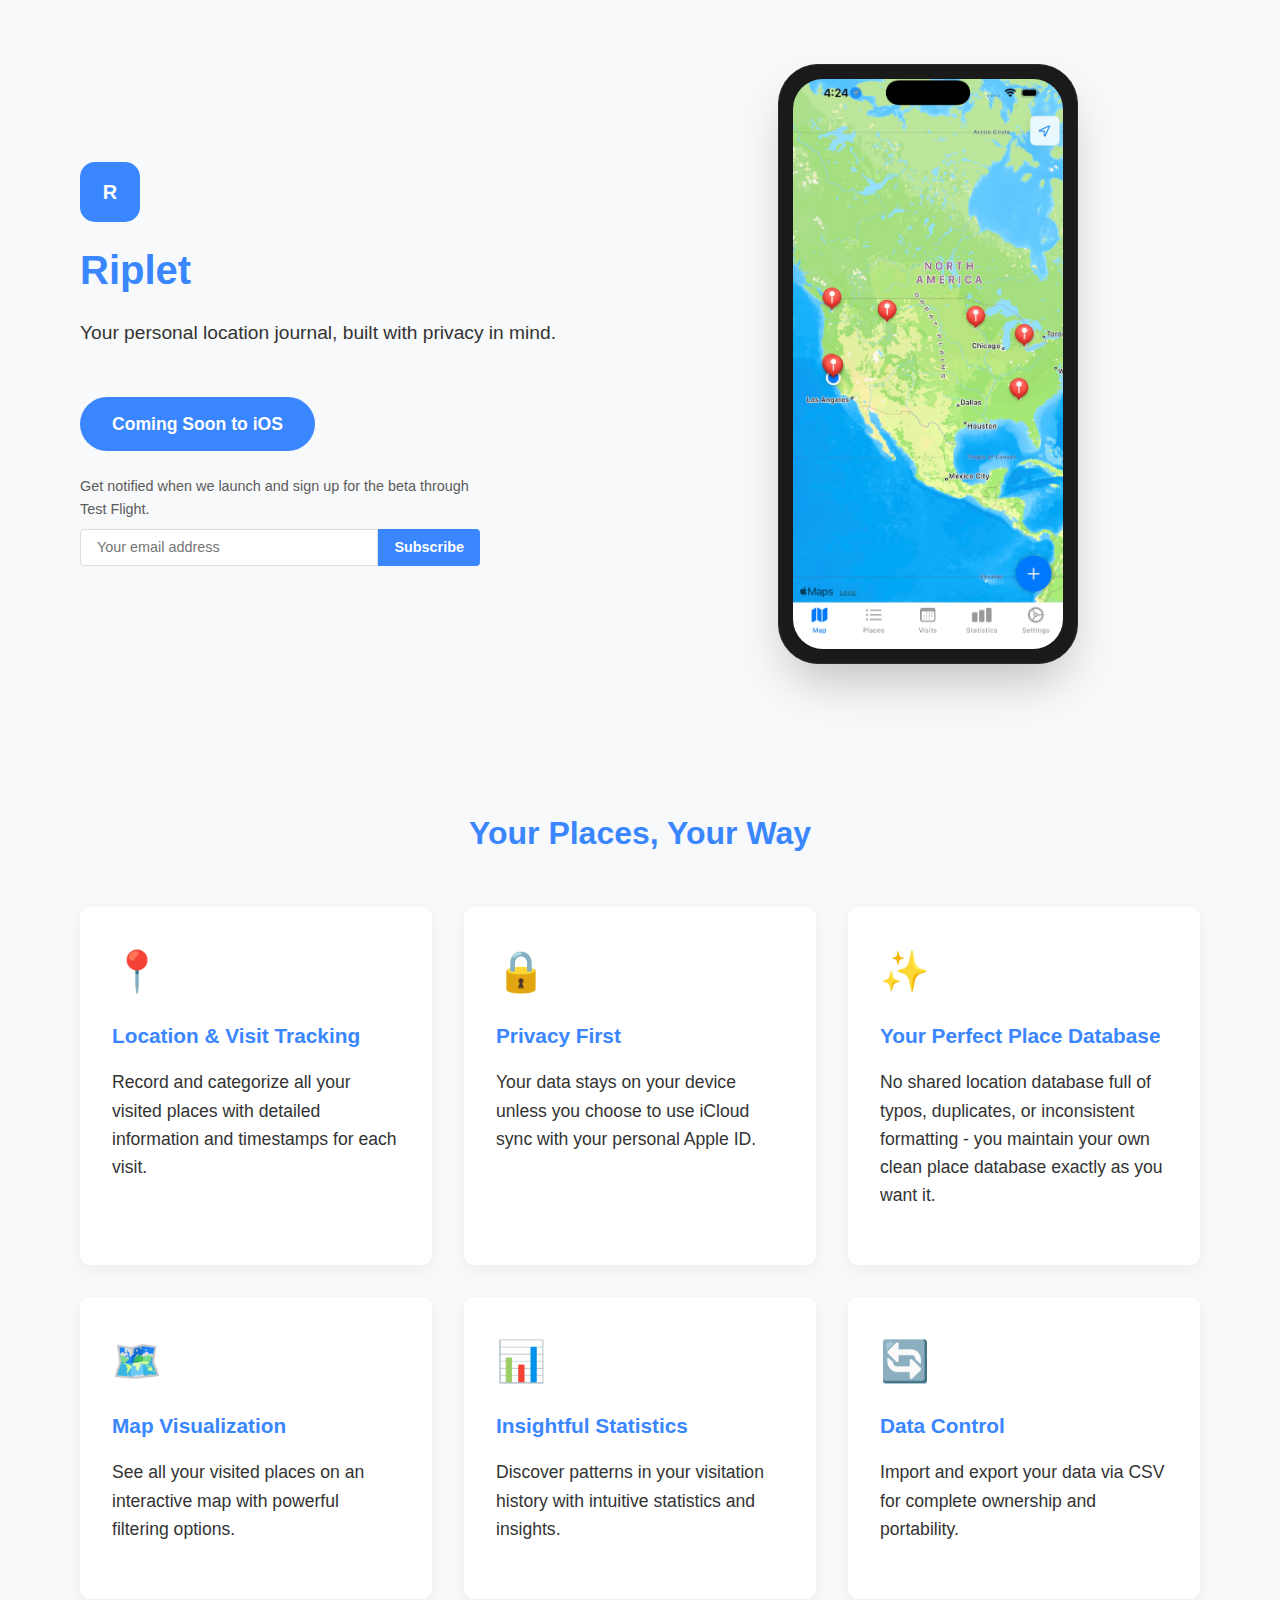
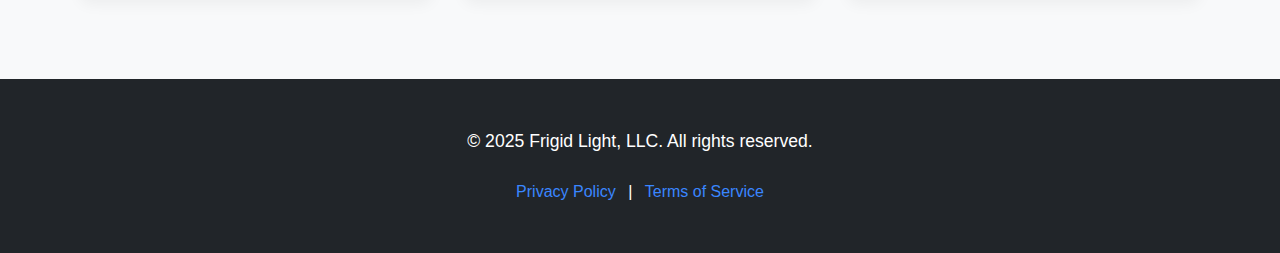
<file: index.html>
<!DOCTYPE html>
<html lang="en">
<head>
    <meta charset="UTF-8">
    <meta name="viewport" content="width=device-width, initial-scale=1.0">
    <title>Riplet - Your Private Location Journal</title>
    <style>
        :root {
            --primary-color: #3a86ff;
            --secondary-color: #8338ec;
            --accent-color: #ff006e;
            --text-color: #333333;
            --light-bg: #f8f9fa;
            --dark-bg: #212529;
            --section-spacing: 100px;
        }
        
        * {
            margin: 0;
            padding: 0;
            box-sizing: border-box;
            font-family: -apple-system, BlinkMacSystemFont, 'Segoe UI', Roboto, Oxygen, Ubuntu, Cantarell, 'Open Sans', 'Helvetica Neue', sans-serif;
        }
        
        body {
            color: var(--text-color);
            line-height: 1.6;
        }
        
        header {
            background-color: var(--light-bg);
            padding: 4rem 0;
            text-align: center;
        }
        
        .header-content {
            display: flex;
            align-items: center;
            justify-content: space-between;
            gap: 2rem;
        }
        
        .header-text {
            flex: 1;
            text-align: left;
            min-width: 300px;
        }
        
        .header-image {
            flex: 1;
            display: flex;
            justify-content: center;
            align-items: center;
            min-width: 300px;
        }
        
        .iphone-mockup {
            position: relative;
            width: 300px;
            height: 600px;
            background-color: #1a1a1a;
            border-radius: 40px;
            padding: 14px;
            box-shadow: 0 25px 50px -12px rgba(0, 0, 0, 0.25);
            border: 1px solid #2a2a2a;
            overflow: hidden;
        }
        
        .iphone-screen {
            width: 100%;
            height: 100%;
            object-fit: cover;
            border-radius: 30px;
            overflow: hidden;
        }
        
        .logo {
            width: 60px;
            height: 60px;
            background-color: var(--primary-color);
            border-radius: 15px;
            display: flex;
            align-items: center;
            justify-content: center;
            margin-bottom: 1rem;
            color: white;
            font-weight: bold;
            font-size: 1.25rem;
        }
        
        .container {
            width: 90%;
            max-width: 1200px;
            margin: 0 auto;
            padding: 0 1rem;
        }
        
        section {
            padding: 5rem 0;
        }
        
        section:nth-child(even) {
            background-color: var(--light-bg);
        }
        
        h1 {
            font-size: 2.5rem;
            margin-bottom: 1rem;
            color: var(--primary-color);
        }
        
        h2 {
            font-size: 2rem;
            margin-bottom: 2rem;
            text-align: center;
            color: var(--primary-color);
        }
        
        p {
            margin-bottom: 1.5rem;
            font-size: 1.1rem;
        }
        
        .tagline {
            font-size: 1.2rem;
            margin-bottom: 2rem;
        }
        
        .cta-button {
            display: inline-block;
            background-color: var(--primary-color);
            color: white;
            padding: 0.8rem 2rem;
            border-radius: 30px;
            text-decoration: none;
            font-weight: bold;
            font-size: 1.1rem;
            margin-top: 1rem;
        }
        
        .signup-form {
            margin-top: 1.5rem;
            max-width: 400px;
        }
        
        .signup-text {
            font-size: 0.9rem;
            margin-bottom: 0.5rem;
            color: var(--text-color);
            opacity: 0.8;
        }
        
        .form-group {
            display: flex;
            margin-top: 0.5rem;
        }
        
        .email-input {
            flex-grow: 1;
            padding: 0.6rem 1rem;
            border: 1px solid #ddd;
            border-radius: 4px 0 0 4px;
            font-size: 0.9rem;
            outline: none;
        }
        
        .email-input:focus {
            border-color: var(--primary-color);
        }
        
        .subscribe-button {
            background-color: var(--primary-color);
            color: white;
            border: none;
            padding: 0.6rem 1rem;
            border-radius: 0 4px 4px 0;
            font-size: 0.9rem;
            cursor: pointer;
            font-weight: bold;
        }
        
        .feature-grid {
            display: grid;
            grid-template-columns: repeat(auto-fit, minmax(300px, 1fr));
            gap: 2rem;
            margin-top: 3rem;
        }
        
        .feature-card {
            background-color: white;
            border-radius: 10px;
            padding: 2rem;
            box-shadow: 0 5px 15px rgba(0, 0, 0, 0.05);
        }
        
        .feature-icon {
            font-size: 2.5rem;
            margin-bottom: 1rem;
            color: var(--primary-color);
        }
        
        .feature-title {
            font-size: 1.3rem;
            margin-bottom: 1rem;
            color: var(--primary-color);
        }
        
        .split-section {
            display: flex;
            align-items: center;
            flex-wrap: wrap;
            gap: 2rem;
        }
        
        .split-section > div {
            flex: 1;
            min-width: 300px;
        }
        
        .app-screenshot {
            width: 100%;
            max-width: 500px;
            border-radius: 10px;
            box-shadow: 0 10px 30px rgba(0, 0, 0, 0.1);
        }
        
        .privacy-icon {
            font-size: 3rem;
            color: var(--primary-color);
            margin-bottom: 1rem;
        }
        
        footer {
            background-color: var(--dark-bg);
            color: white;
            padding: 3rem 0;
            text-align: center;
        }
        
        footer a {
            color: var(--primary-color);
            text-decoration: none;
        }
        
        footer a:hover {
            text-decoration: underline;
        }
        
        .footer-links {
            margin-top: 1rem;
        }
        
        .footer-links a {
            margin: 0 0.5rem;
        }
        
        @media (max-width: 768px) {
            h1 {
                font-size: 2rem;
            }
            
            h2 {
                font-size: 1.7rem;
            }
            
            .split-section {
                flex-direction: column;
            }
            
            section {
                padding: 3rem 0;
            }
            
            .header-content {
                flex-direction: column;
            }
            
            .header-text {
                text-align: center;
                padding: 0 1rem;
            }
            
            .logo {
                margin: 0 auto 1rem auto;
            }
            
            .signup-form {
                margin: 1.5rem auto 0 auto;
            }
        }
    </style>
</head>
<body>
    <header>
        <div class="container">
            <div class="header-content">
                                    <div class="header-text">
                    <div class="logo">R</div>
                    <h1>Riplet</h1>
                    <p class="tagline">Your personal location journal, built with privacy in mind.</p>
                    <a href="#" class="cta-button">Coming Soon to iOS</a>
                    
                    <div class="signup-form">
                        <p class="signup-text">Get notified when we launch and sign up for the beta through Test Flight.</p>
                        <!-- Mailchimp Signup Form -->
                        <form action="https://app.us3.list-manage.com/subscribe/post?u=049440827faaf5f2da9962e70&amp;id=8ca9ed0d4b&amp;f_id=00b00de1f0" method="post" id="mc-embedded-subscribe-form" name="mc-embedded-subscribe-form" class="validate" target="_blank">
                            <div class="form-group">
                                <input type="email" name="EMAIL" class="email-input" id="mce-EMAIL" placeholder="Your email address" required>
                                <!-- real people should not fill this in and expect good things - do not remove this or risk form bot signups-->
                                <div style="position: absolute; left: -5000px;" aria-hidden="true">
                                    <input type="text" name="b_049440827faaf5f2da9962e70_8ca9ed0d4b" tabindex="-1" value="">
                                </div>
                                <input type="submit" value="Subscribe" name="subscribe" id="mc-embedded-subscribe" class="subscribe-button">
                            </div>
                        </form>
                    </div>
                </div>
                <div class="header-image">
                    <div class="iphone-mockup">
                        <img src="/assets/home.jpg" alt="Riplet app on iPhone 16" class="iphone-screen" />
                    </div>
                </div>
            </div>
        </div>
    </header>
    
    <!-- <section id="privacy">
        <div class="container">
            <h2>Your Data Stays With You</h2>
            <div class="split-section">
                <div>
                    <div class="privacy-icon">🔒</div>
                    <h3>Privacy-First Approach</h3>
                    <p>Riplet stores all your location data locally on your device. Your personal travel history never leaves your control.</p>
                    <p>Even when using iCloud sync, your data is stored in your private CloudKit database, accessible only with your Apple ID.</p>
                    <p>No analytics, no tracking, no data sharing. Just your personal location journal, exactly as it should be.</p>
                </div>
                <div>
                    <img src="/api/placeholder/400/320" alt="Privacy illustration" class="app-screenshot" />
                </div>
            </div>
        </div>
    </section> -->
    
    <section id="features">
        <div class="container">
            <h2>Your Places, Your Way</h2>
            <div class="feature-grid">
                <div class="feature-card">
                    <div class="feature-icon">📍</div>
                    <h3 class="feature-title">Location & Visit Tracking</h3>
                    <p>Record and categorize all your visited places with detailed information and timestamps for each visit.</p>
                </div>
                <div class="feature-card">
                    <div class="feature-icon">🔒</div>
                    <h3 class="feature-title">Privacy First</h3>
                    <p>Your data stays on your device unless you choose to use iCloud sync with your personal Apple ID.</p>
                </div>
                <div class="feature-card">
                    <div class="feature-icon">✨</div>
                    <h3 class="feature-title">Your Perfect Place Database</h3>
                    <p>No shared location database full of typos, duplicates, or inconsistent formatting - you maintain your own clean place database exactly as you want it.</p>
                </div>
                <div class="feature-card">
                    <div class="feature-icon">🗺️</div>
                    <h3 class="feature-title">Map Visualization</h3>
                    <p>See all your visited places on an interactive map with powerful filtering options.</p>
                </div>
                <div class="feature-card">
                    <div class="feature-icon">📊</div>
                    <h3 class="feature-title">Insightful Statistics</h3>
                    <p>Discover patterns in your visitation history with intuitive statistics and insights.</p>
                </div>
                <div class="feature-card">
                    <div class="feature-icon">🔄</div>
                    <h3 class="feature-title">Data Control</h3>
                    <p>Import and export your data via CSV for complete ownership and portability.</p>
                </div>
            </div>
        </div>
    </section>
    
    <!-- <section id="visualization">
        <div class="container">
            <h2>Visualize Your Journey</h2>
            <div class="split-section">
                <div>
                    <img src="/api/placeholder/400/320" alt="Map visualization" class="app-screenshot" />
                </div>
                <div>
                    <h3>See Your World In A New Way</h3>
                    <p>Riplet transforms your location history into beautiful, interactive visualizations that help you understand your travel patterns.</p>
                    <p>Filter locations by category, date range, and frequency to discover insights about your movement patterns. Identify your most-visited places and visualize how your habits change over time.</p>
                    <p>With Apple Maps integration, you'll enjoy a smooth, familiar interface that makes exploring your personal location data both fun and informative.</p>
                </div>
            </div>
        </div>
    </section>
    
    <section id="statistics">
        <div class="container">
            <h2>Understand Your Patterns</h2>
            <div class="split-section">
                <div>
                    <h3>Your Data, Your Insights</h3>
                    <p>Riplet's statistics feature helps you understand your location habits with intuitive metrics and visualizations.</p>
                    <p>Discover your most frequent locations, analyze visitation patterns over time, and gain insights into your travel habits—all while keeping your data completely private.</p>
                    <p>The app's focus on data visualization makes finding patterns in your location history both easy and enjoyable.</p>
                </div>
                <div>
                    <img src="/api/placeholder/400/320" alt="Statistics visualization" class="app-screenshot" />
                </div>
            </div>
        </div>
    </section>
    
    <section id="getting-started">
        <div class="container" style="text-align: center;">
            <h2>Start Your Location Journal</h2>
            <p>Riplet is currently in development, with plans to launch in the App Store soon.</p>
            <a href="#" class="cta-button">Join the Waitlist</a>
        </div>
    </section> -->
    
    <footer>
        <div class="container">
            <p>&copy; 2025 Frigid Light, LLC. All rights reserved.</p>
            <div class="footer-links">
                <a href="privacy-policy.html">Privacy Policy</a> | 
                <a href="terms-of-service.html">Terms of Service</a>
            </div>
        </div>
    </footer>
</body>
</html>
</file>
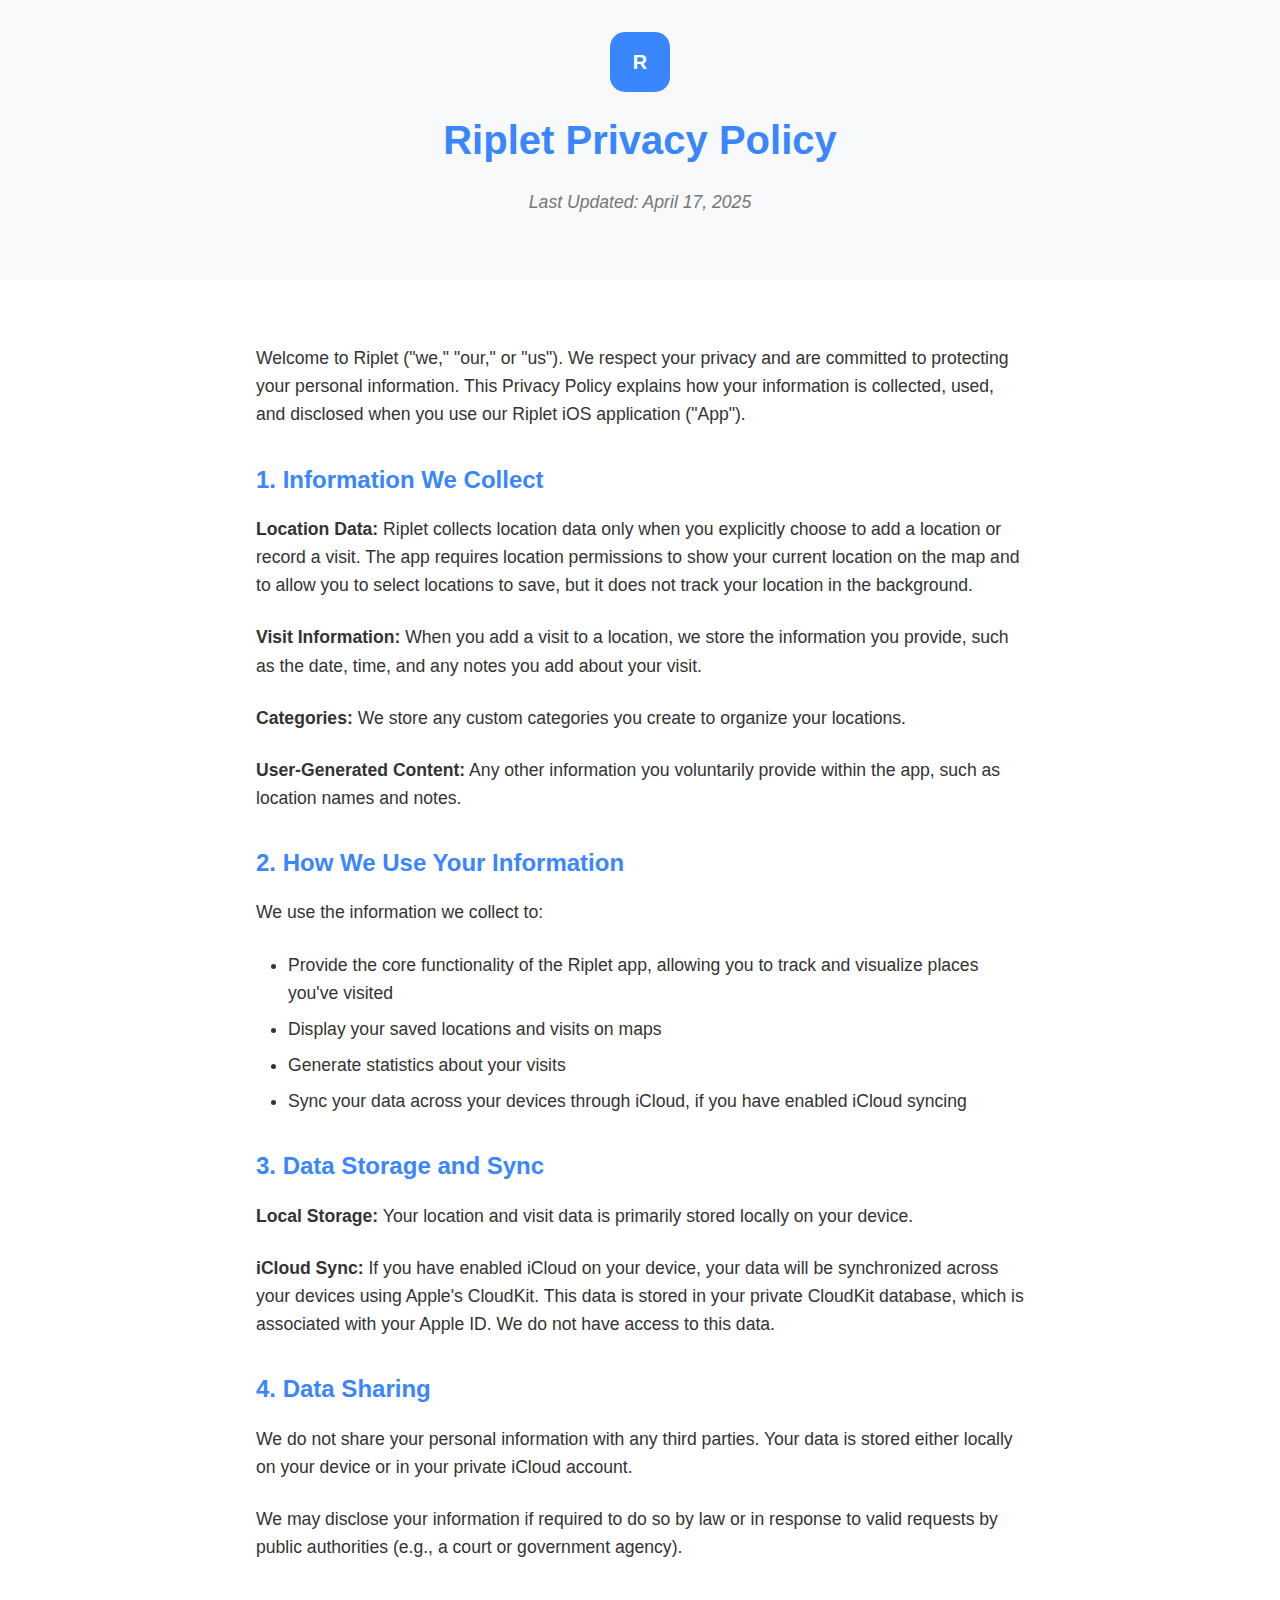
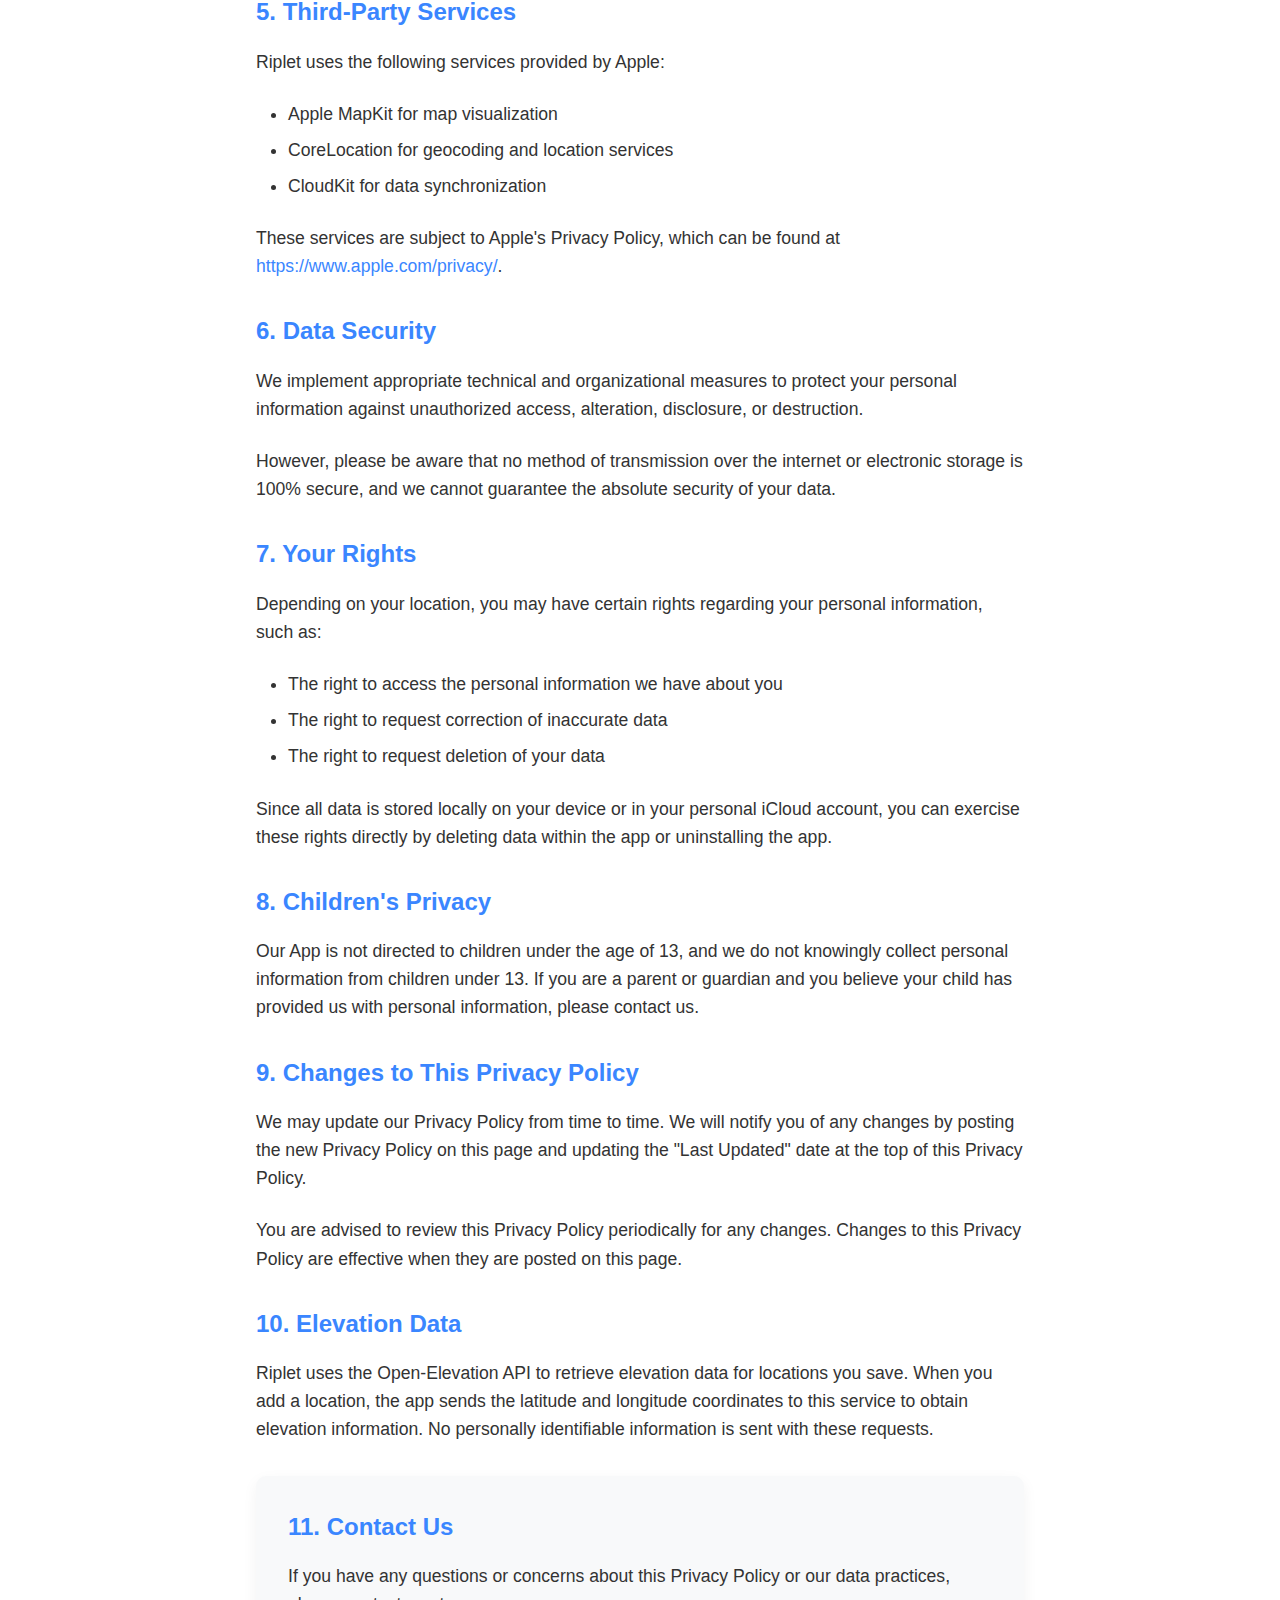
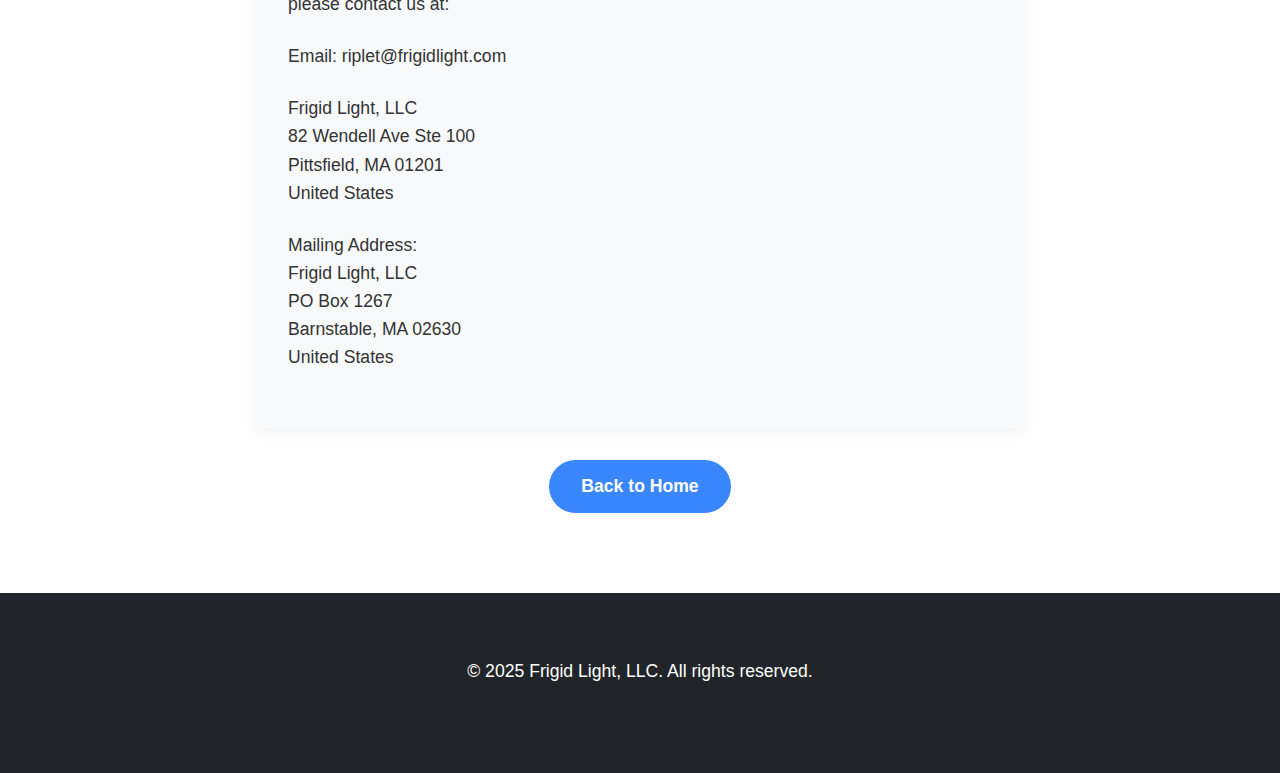
<file: privacy-policy.html>
<!DOCTYPE html>
<html lang="en">
<head>
    <meta charset="UTF-8">
    <meta name="viewport" content="width=device-width, initial-scale=1.0">
    <title>Riplet - Privacy Policy</title>
    <style>
        :root {
            --primary-color: #3a86ff;
            --secondary-color: #8338ec;
            --accent-color: #ff006e;
            --text-color: #333333;
            --light-bg: #f8f9fa;
            --dark-bg: #212529;
            --section-spacing: 100px;
        }
        
        * {
            margin: 0;
            padding: 0;
            box-sizing: border-box;
            font-family: -apple-system, BlinkMacSystemFont, 'Segoe UI', Roboto, Oxygen, Ubuntu, Cantarell, 'Open Sans', 'Helvetica Neue', sans-serif;
        }
        
        body {
            color: var(--text-color);
            line-height: 1.6;
        }
        
        .container {
            width: 90%;
            max-width: 800px;
            margin: 0 auto;
            padding: 2rem 1rem;
        }
        
        header {
            background-color: var(--light-bg);
            padding: 2rem 0;
            text-align: center;
            margin-bottom: 2rem;
        }
        
        .logo {
            width: 60px;
            height: 60px;
            background-color: var(--primary-color);
            border-radius: 15px;
            display: flex;
            align-items: center;
            justify-content: center;
            margin: 0 auto 1rem auto;
            color: white;
            font-weight: bold;
            font-size: 1.25rem;
        }
        
        h1 {
            font-size: 2.5rem;
            margin-bottom: 1rem;
            color: var(--primary-color);
            text-align: center;
        }
        
        h2 {
            font-size: 1.5rem;
            margin: 2rem 0 1rem 0;
            color: var(--primary-color);
        }
        
        p {
            margin-bottom: 1.5rem;
            font-size: 1.1rem;
        }
        
        .last-updated {
            color: #777;
            font-style: italic;
            margin-bottom: 2rem;
            text-align: center;
        }
        
        ul {
            margin-left: 2rem;
            margin-bottom: 1.5rem;
        }
        
        li {
            margin-bottom: 0.5rem;
            font-size: 1.1rem;
        }
        
        a {
            color: var(--primary-color);
            text-decoration: none;
        }
        
        a:hover {
            text-decoration: underline;
        }
        
        .contact {
            background-color: var(--light-bg);
            padding: 2rem;
            border-radius: 10px;
            margin-top: 2rem;
            box-shadow: 0 5px 15px rgba(0, 0, 0, 0.05);
        }
        
        .contact h2 {
            margin-top: 0;
        }
        
        footer {
            background-color: var(--dark-bg);
            color: white;
            padding: 2rem 0;
            text-align: center;
            margin-top: 3rem;
        }
        
        footer a {
            color: var(--primary-color);
        }
        
        .back-button {
            display: inline-block;
            background-color: var(--primary-color);
            color: white;
            padding: 0.8rem 2rem;
            border-radius: 30px;
            text-decoration: none;
            font-weight: bold;
            font-size: 1.1rem;
            margin-top: 2rem;
        }
        
        @media (max-width: 768px) {
            h1 {
                font-size: 2rem;
            }
            
            h2 {
                font-size: 1.3rem;
            }
            
            .container {
                width: 95%;
                padding: 1rem;
            }
            
            .contact {
                padding: 1.5rem;
            }
        }
    </style>
</head>
<body>
    <header>
        <div class="logo">R</div>
        <h1>Riplet Privacy Policy</h1>
        <p class="last-updated">Last Updated: April 17, 2025</p>
    </header>
    
    <div class="container">
        <p>Welcome to Riplet ("we," "our," or "us"). We respect your privacy and are committed to protecting your personal information. This Privacy Policy explains how your information is collected, used, and disclosed when you use our Riplet iOS application ("App").</p>
        
        <h2>1. Information We Collect</h2>
        
        <p><strong>Location Data:</strong> Riplet collects location data only when you explicitly choose to add a location or record a visit. The app requires location permissions to show your current location on the map and to allow you to select locations to save, but it does not track your location in the background.</p>
        
        <p><strong>Visit Information:</strong> When you add a visit to a location, we store the information you provide, such as the date, time, and any notes you add about your visit.</p>
        
        <p><strong>Categories:</strong> We store any custom categories you create to organize your locations.</p>
        
        <p><strong>User-Generated Content:</strong> Any other information you voluntarily provide within the app, such as location names and notes.</p>
        
        <h2>2. How We Use Your Information</h2>
        
        <p>We use the information we collect to:</p>
        <ul>
            <li>Provide the core functionality of the Riplet app, allowing you to track and visualize places you've visited</li>
            <li>Display your saved locations and visits on maps</li>
            <li>Generate statistics about your visits</li>
            <li>Sync your data across your devices through iCloud, if you have enabled iCloud syncing</li>
        </ul>
        
        <h2>3. Data Storage and Sync</h2>
        
        <p><strong>Local Storage:</strong> Your location and visit data is primarily stored locally on your device.</p>
        
        <p><strong>iCloud Sync:</strong> If you have enabled iCloud on your device, your data will be synchronized across your devices using Apple's CloudKit. This data is stored in your private CloudKit database, which is associated with your Apple ID. We do not have access to this data.</p>
        
        <h2>4. Data Sharing</h2>
        
        <p>We do not share your personal information with any third parties. Your data is stored either locally on your device or in your private iCloud account.</p>
        
        <p>We may disclose your information if required to do so by law or in response to valid requests by public authorities (e.g., a court or government agency).</p>
        
        <h2>5. Third-Party Services</h2>
        
        <p>Riplet uses the following services provided by Apple:</p>
        <ul>
            <li>Apple MapKit for map visualization</li>
            <li>CoreLocation for geocoding and location services</li>
            <li>CloudKit for data synchronization</li>
        </ul>
        
        <p>These services are subject to Apple's Privacy Policy, which can be found at <a href="https://www.apple.com/privacy/" target="_blank">https://www.apple.com/privacy/</a>.</p>
        
        <h2>6. Data Security</h2>
        
        <p>We implement appropriate technical and organizational measures to protect your personal information against unauthorized access, alteration, disclosure, or destruction.</p>
        
        <p>However, please be aware that no method of transmission over the internet or electronic storage is 100% secure, and we cannot guarantee the absolute security of your data.</p>
        
        <h2>7. Your Rights</h2>
        
        <p>Depending on your location, you may have certain rights regarding your personal information, such as:</p>
        <ul>
            <li>The right to access the personal information we have about you</li>
            <li>The right to request correction of inaccurate data</li>
            <li>The right to request deletion of your data</li>
        </ul>
        
        <p>Since all data is stored locally on your device or in your personal iCloud account, you can exercise these rights directly by deleting data within the app or uninstalling the app.</p>
        
        <h2>8. Children's Privacy</h2>
        
        <p>Our App is not directed to children under the age of 13, and we do not knowingly collect personal information from children under 13. If you are a parent or guardian and you believe your child has provided us with personal information, please contact us.</p>
        
        <h2>9. Changes to This Privacy Policy</h2>
        
        <p>We may update our Privacy Policy from time to time. We will notify you of any changes by posting the new Privacy Policy on this page and updating the "Last Updated" date at the top of this Privacy Policy.</p>
        
        <p>You are advised to review this Privacy Policy periodically for any changes. Changes to this Privacy Policy are effective when they are posted on this page.</p>
        
        <h2>10. Elevation Data</h2>
        
        <p>Riplet uses the Open-Elevation API to retrieve elevation data for locations you save. When you add a location, the app sends the latitude and longitude coordinates to this service to obtain elevation information. No personally identifiable information is sent with these requests.</p>
        
        <div class="contact">
            <h2>11. Contact Us</h2>
            <p>If you have any questions or concerns about this Privacy Policy or our data practices, please contact us at:</p>
            <p>Email: riplet@frigidlight.com</p>
            <p>Frigid Light, LLC<br>
            82 Wendell Ave Ste 100<br>
            Pittsfield, MA 01201<br>
            United States</p>
            <p>Mailing Address:<br>
            Frigid Light, LLC<br>
            PO Box 1267<br>
            Barnstable, MA 02630<br>
            United States</p>
        </div>
        
        <div style="text-align: center;">
            <a href="index.html" class="back-button">Back to Home</a>
        </div>
        
    </div>
    
    <footer>
        <div class="container">
            <p>&copy; 2025 Frigid Light, LLC. All rights reserved.</p>
        </div>
    </footer>
</body>
</html>
</file>
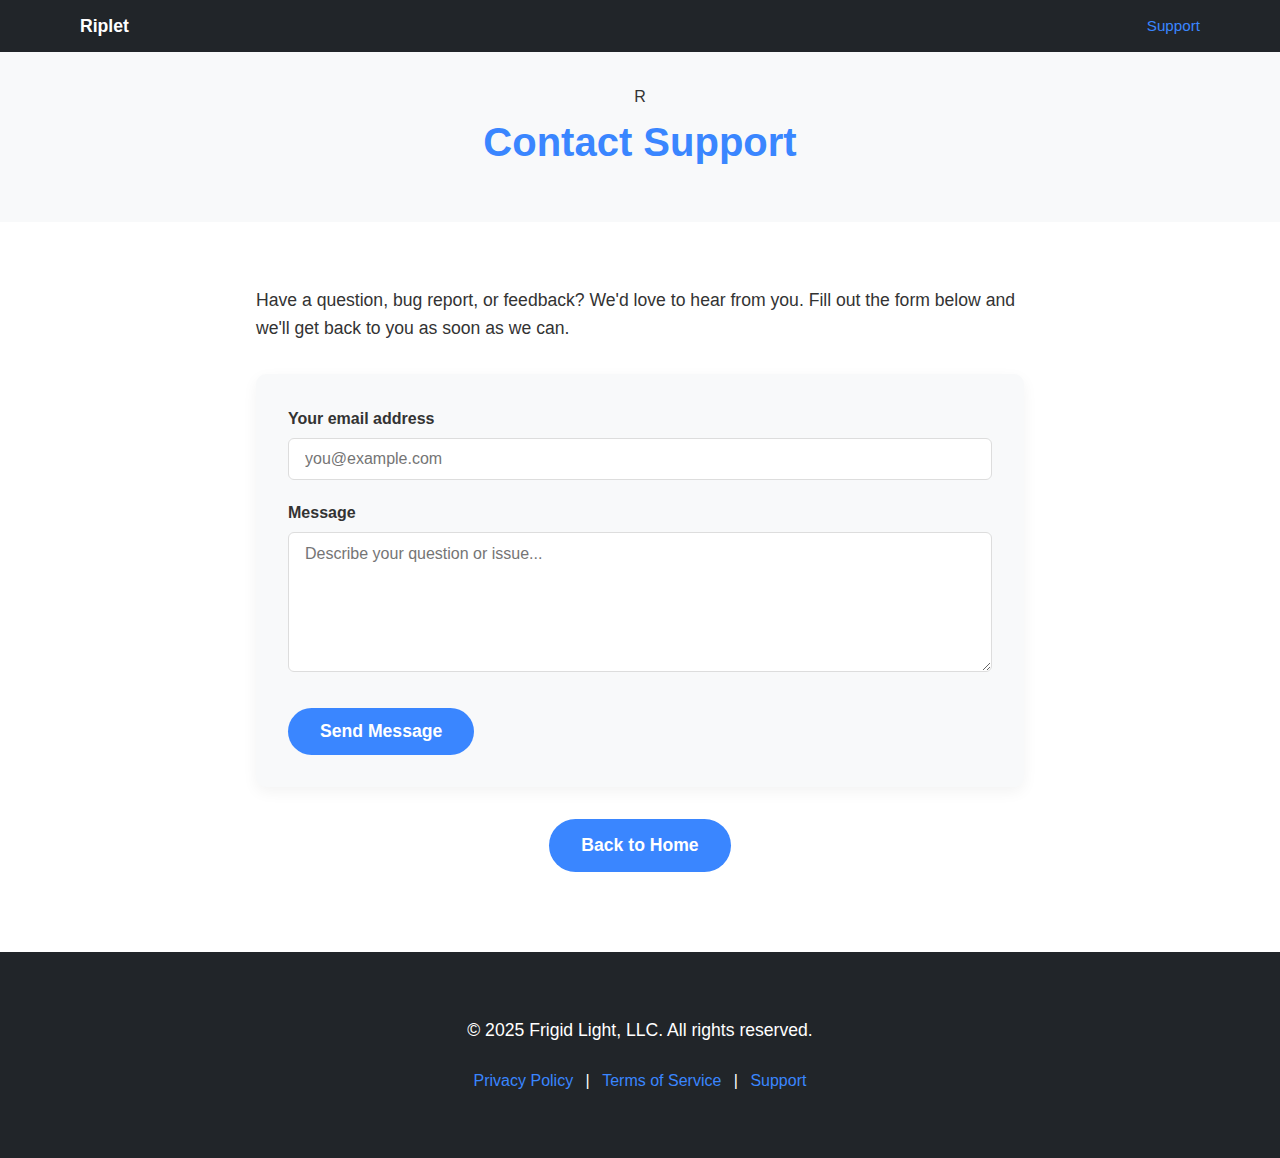
<file: support.html>
<!DOCTYPE html>
<html lang="en">
<head>
    <meta charset="UTF-8">
    <meta name="viewport" content="width=device-width, initial-scale=1.0">
    <title>Riplet - Contact Support</title>
    <link rel="stylesheet" href="style.css">
    <script
      defer
      data-website-id="dfid_3GOwdDu4H9WT1AsRpLEHc"
      data-domain="riplet.app"
      src="https://datafa.st/js/script.js">
    </script>
</head>
<body>
    <nav class="site-nav">
        <div class="container">
            <a href="index.html" class="nav-brand">Riplet</a>
            <a href="support.html" class="nav-link">Support</a>
        </div>
    </nav>

    <header>
        <div class="logo">R</div>
        <h1>Contact Support</h1>
    </header>

    <div class="container">
        <p>Have a question, bug report, or feedback? We'd love to hear from you. Fill out the form below and we'll get back to you as soon as we can.</p>

        <!-- Replace YOUR_FORM_ID with your Formspree form ID from formspree.io -->
        <div class="contact-card">
            <form action="https://formspree.io/f/xkovvgny" method="POST">
                <div class="form-field">
                    <label for="email">Your email address</label>
                    <input type="email" id="email" name="email" placeholder="you@example.com" required>
                </div>
                <div class="form-field">
                    <label for="message">Message</label>
                    <textarea id="message" name="message" placeholder="Describe your question or issue..." required></textarea>
                </div>
                <button type="submit" class="submit-button">Send Message</button>
            </form>
        </div>

        <div style="text-align: center;">
            <a href="index.html" class="back-button">Back to Home</a>
        </div>
    </div>

    <footer>
        <div class="container">
            <p>&copy; 2025 Frigid Light, LLC. All rights reserved.</p>
            <div class="footer-links">
                <a href="privacy-policy.html">Privacy Policy</a> |
                <a href="terms-of-service.html">Terms of Service</a> |
                <a href="support.html">Support</a>
            </div>
        </div>
    </footer>
</body>
</html>
</file>
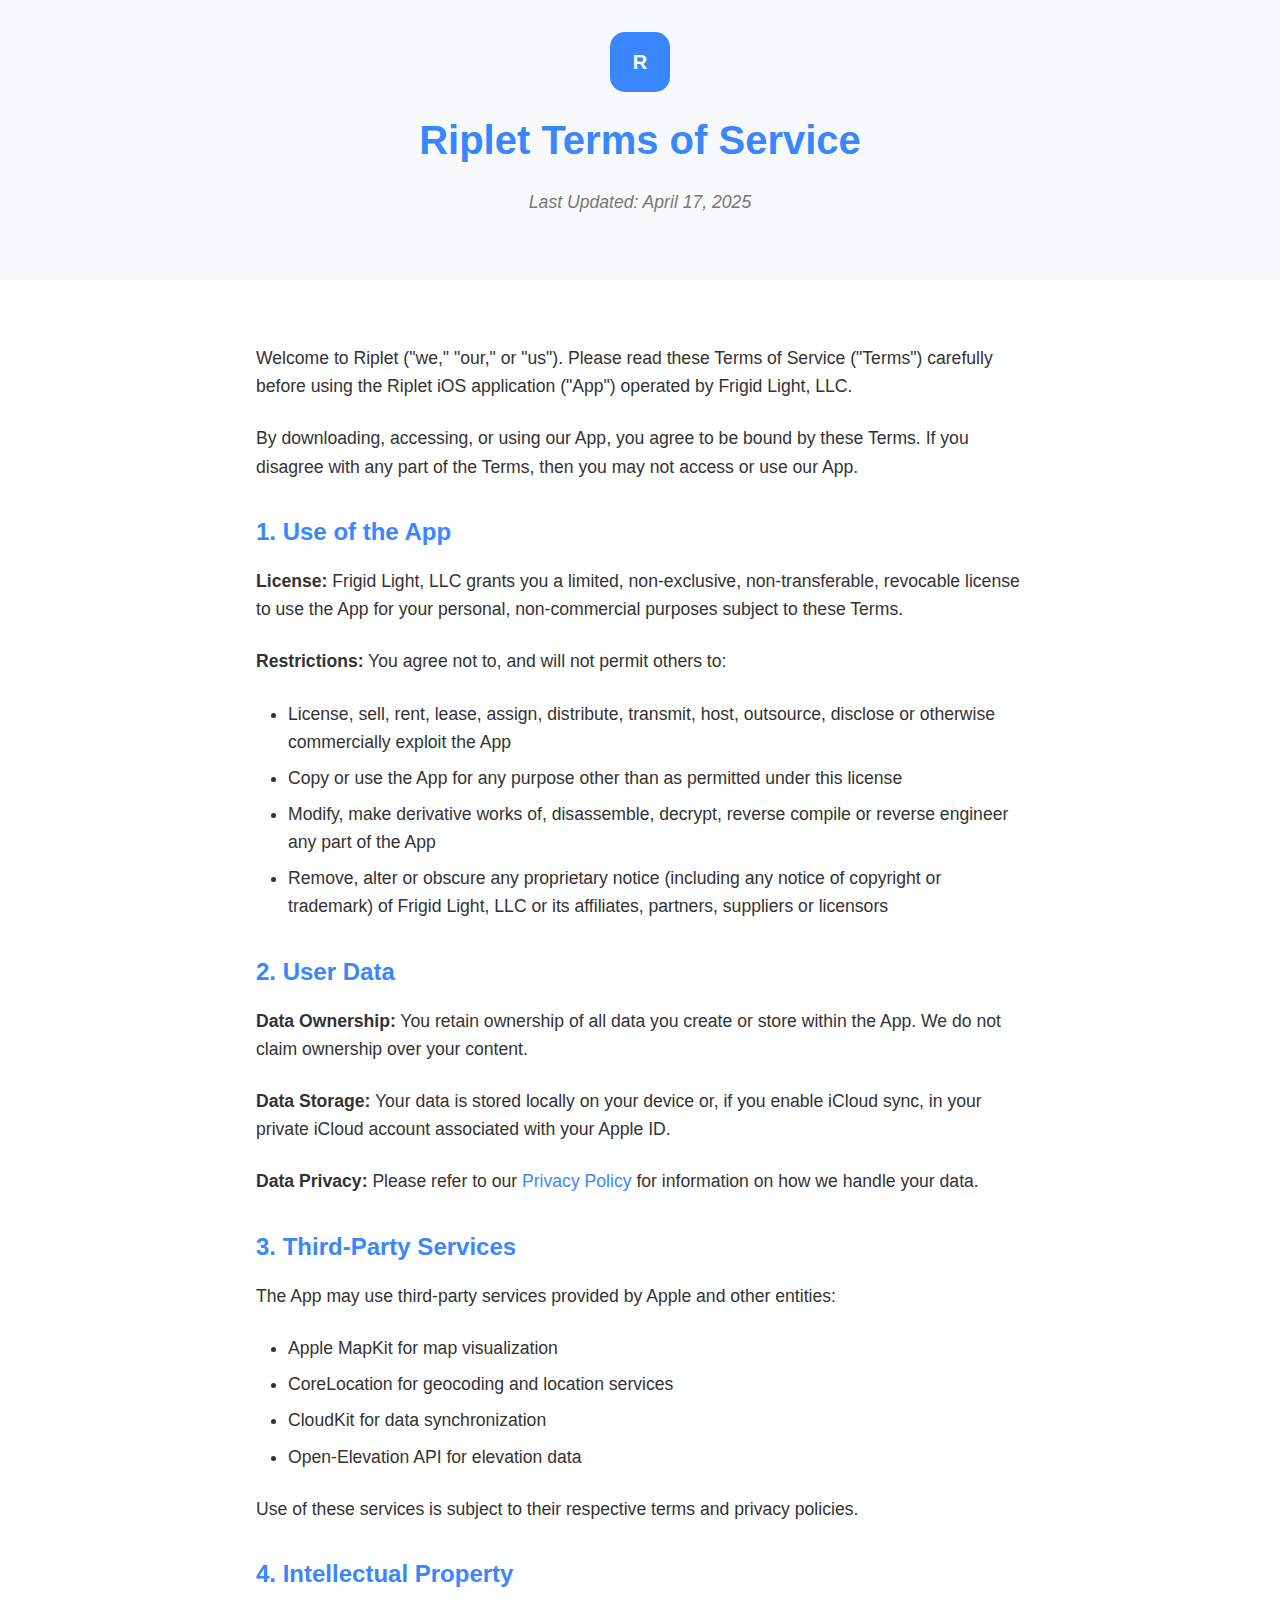
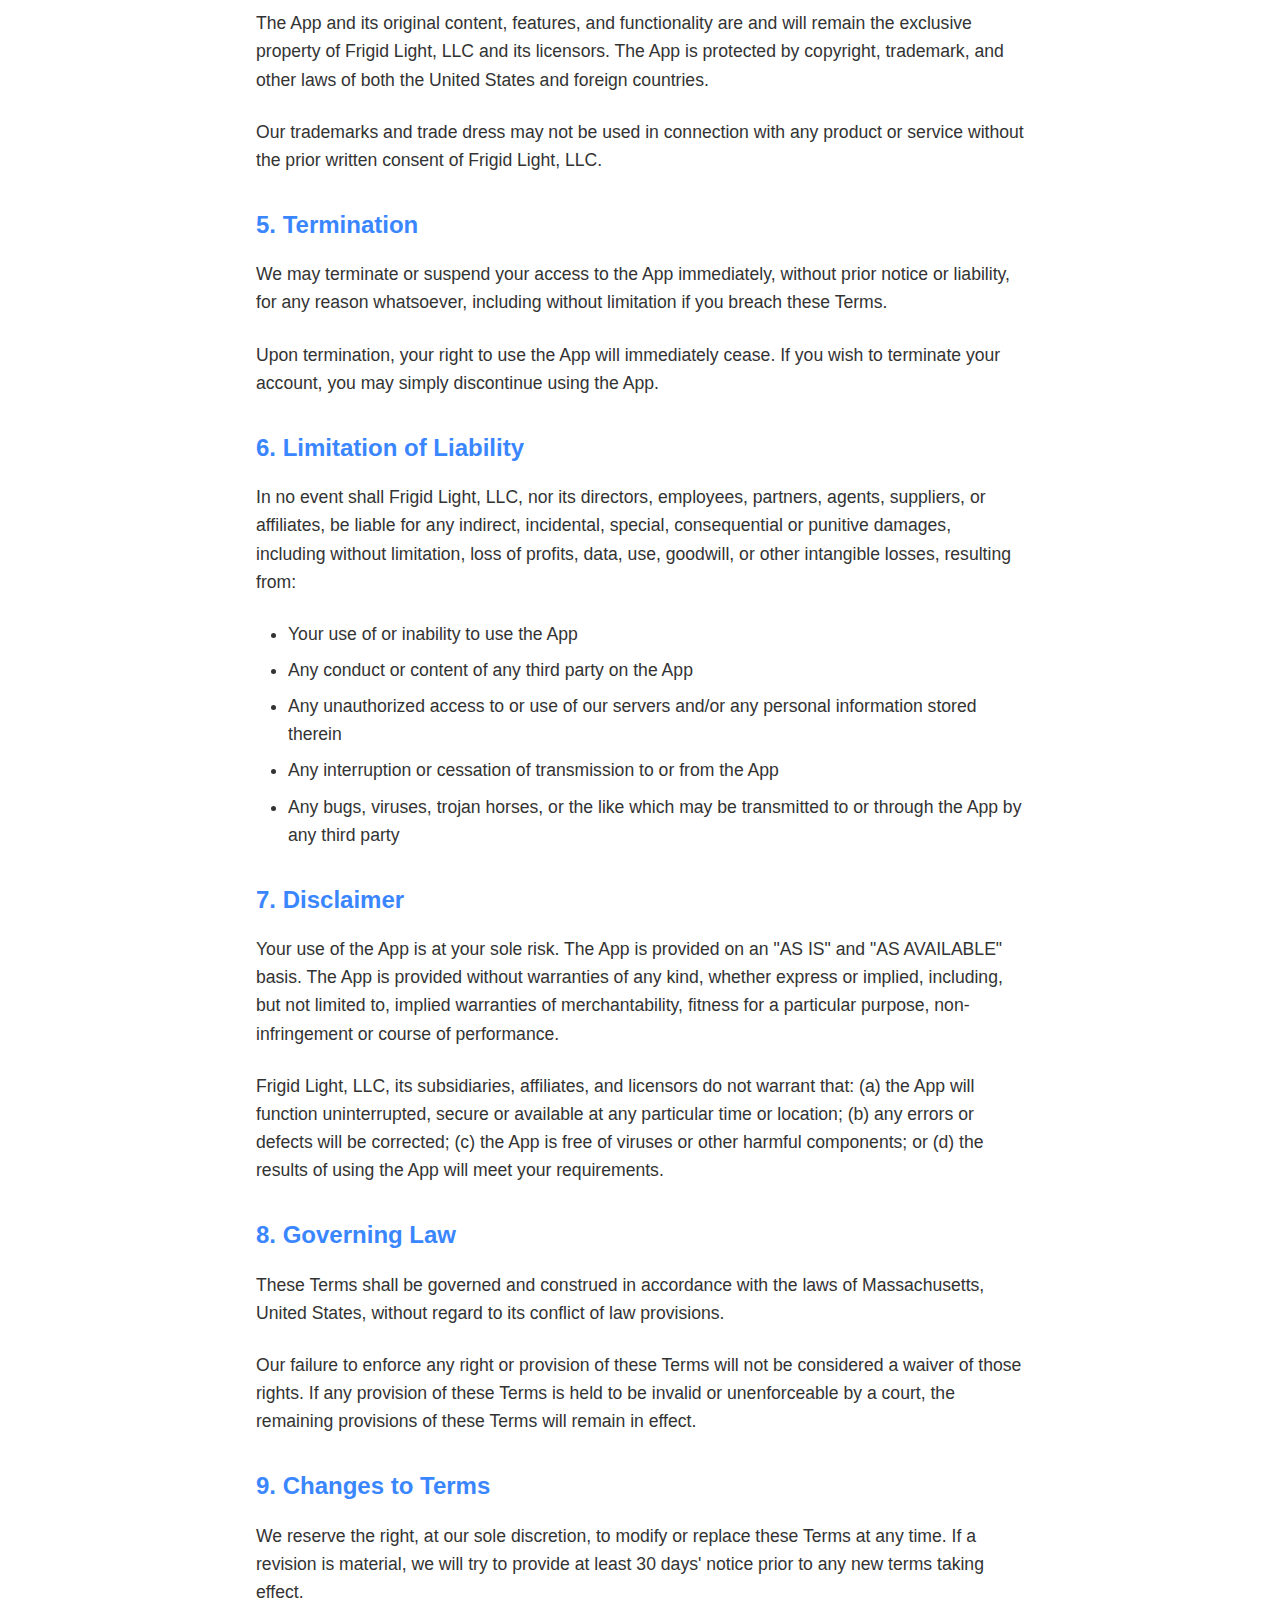
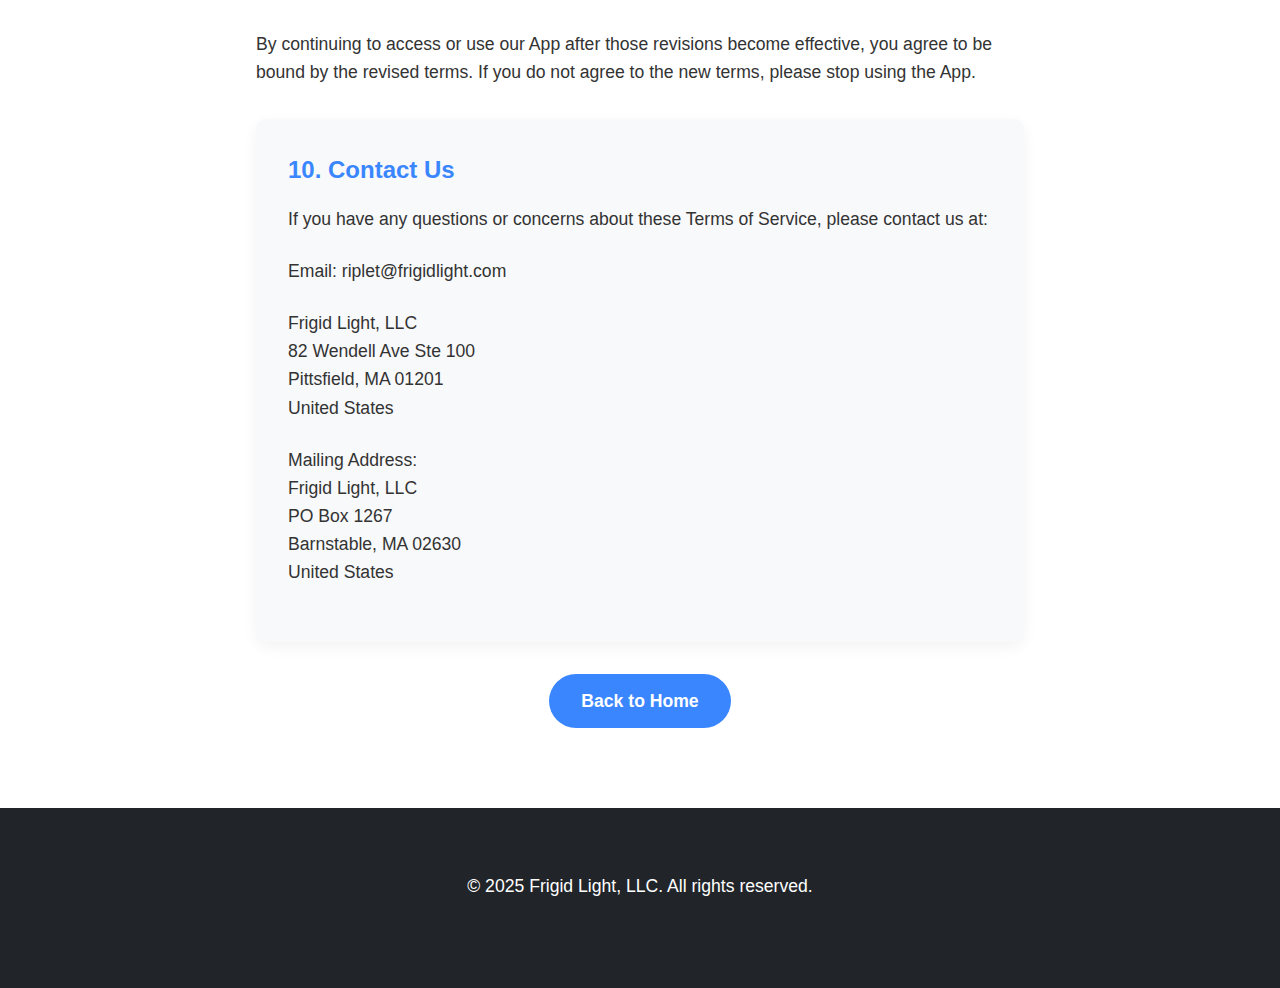
<file: terms-of-service.html>
<!DOCTYPE html>
<html lang="en">
<head>
    <meta charset="UTF-8">
    <meta name="viewport" content="width=device-width, initial-scale=1.0">
    <title>Riplet - Terms of Service</title>
    <style>
        :root {
            --primary-color: #3a86ff;
            --secondary-color: #8338ec;
            --accent-color: #ff006e;
            --text-color: #333333;
            --light-bg: #f8f9fa;
            --dark-bg: #212529;
            --section-spacing: 100px;
        }
        
        * {
            margin: 0;
            padding: 0;
            box-sizing: border-box;
            font-family: -apple-system, BlinkMacSystemFont, 'Segoe UI', Roboto, Oxygen, Ubuntu, Cantarell, 'Open Sans', 'Helvetica Neue', sans-serif;
        }
        
        body {
            color: var(--text-color);
            line-height: 1.6;
        }
        
        .container {
            width: 90%;
            max-width: 800px;
            margin: 0 auto;
            padding: 2rem 1rem;
        }
        
        header {
            background-color: var(--light-bg);
            padding: 2rem 0;
            text-align: center;
            margin-bottom: 2rem;
        }
        
        .logo {
            width: 60px;
            height: 60px;
            background-color: var(--primary-color);
            border-radius: 15px;
            display: flex;
            align-items: center;
            justify-content: center;
            margin: 0 auto 1rem auto;
            color: white;
            font-weight: bold;
            font-size: 1.25rem;
        }
        
        h1 {
            font-size: 2.5rem;
            margin-bottom: 1rem;
            color: var(--primary-color);
            text-align: center;
        }
        
        h2 {
            font-size: 1.5rem;
            margin: 2rem 0 1rem 0;
            color: var(--primary-color);
        }
        
        p {
            margin-bottom: 1.5rem;
            font-size: 1.1rem;
        }
        
        .last-updated {
            color: #777;
            font-style: italic;
            margin-bottom: 2rem;
            text-align: center;
        }
        
        ul {
            margin-left: 2rem;
            margin-bottom: 1.5rem;
        }
        
        li {
            margin-bottom: 0.5rem;
            font-size: 1.1rem;
        }
        
        a {
            color: var(--primary-color);
            text-decoration: none;
        }
        
        a:hover {
            text-decoration: underline;
        }
        
        .contact {
            background-color: var(--light-bg);
            padding: 2rem;
            border-radius: 10px;
            margin-top: 2rem;
            box-shadow: 0 5px 15px rgba(0, 0, 0, 0.05);
        }
        
        .contact h2 {
            margin-top: 0;
        }
        
        footer {
            background-color: var(--dark-bg);
            color: white;
            padding: 2rem 0;
            text-align: center;
            margin-top: 3rem;
        }
        
        footer a {
            color: var(--primary-color);
        }
        
        .back-button {
            display: inline-block;
            background-color: var(--primary-color);
            color: white;
            padding: 0.8rem 2rem;
            border-radius: 30px;
            text-decoration: none;
            font-weight: bold;
            font-size: 1.1rem;
            margin-top: 2rem;
        }
        
        @media (max-width: 768px) {
            h1 {
                font-size: 2rem;
            }
            
            h2 {
                font-size: 1.3rem;
            }
            
            .container {
                width: 95%;
                padding: 1rem;
            }
            
            .contact {
                padding: 1.5rem;
            }
        }
    </style>
</head>
<body>
    <header>
        <div class="logo">R</div>
        <h1>Riplet Terms of Service</h1>
        <p class="last-updated">Last Updated: April 17, 2025</p>
    </header>
    
    <div class="container">
        <p>Welcome to Riplet ("we," "our," or "us"). Please read these Terms of Service ("Terms") carefully before using the Riplet iOS application ("App") operated by Frigid Light, LLC.</p>
        
        <p>By downloading, accessing, or using our App, you agree to be bound by these Terms. If you disagree with any part of the Terms, then you may not access or use our App.</p>
        
        <h2>1. Use of the App</h2>
        
        <p><strong>License:</strong> Frigid Light, LLC grants you a limited, non-exclusive, non-transferable, revocable license to use the App for your personal, non-commercial purposes subject to these Terms.</p>
        
        <p><strong>Restrictions:</strong> You agree not to, and will not permit others to:</p>
        <ul>
            <li>License, sell, rent, lease, assign, distribute, transmit, host, outsource, disclose or otherwise commercially exploit the App</li>
            <li>Copy or use the App for any purpose other than as permitted under this license</li>
            <li>Modify, make derivative works of, disassemble, decrypt, reverse compile or reverse engineer any part of the App</li>
            <li>Remove, alter or obscure any proprietary notice (including any notice of copyright or trademark) of Frigid Light, LLC or its affiliates, partners, suppliers or licensors</li>
        </ul>
        
        <h2>2. User Data</h2>
        
        <p><strong>Data Ownership:</strong> You retain ownership of all data you create or store within the App. We do not claim ownership over your content.</p>
        
        <p><strong>Data Storage:</strong> Your data is stored locally on your device or, if you enable iCloud sync, in your private iCloud account associated with your Apple ID.</p>
        
        <p><strong>Data Privacy:</strong> Please refer to our <a href="privacy-policy.html">Privacy Policy</a> for information on how we handle your data.</p>
        
        <h2>3. Third-Party Services</h2>
        
        <p>The App may use third-party services provided by Apple and other entities:</p>
        <ul>
            <li>Apple MapKit for map visualization</li>
            <li>CoreLocation for geocoding and location services</li>
            <li>CloudKit for data synchronization</li>
            <li>Open-Elevation API for elevation data</li>
        </ul>
        
        <p>Use of these services is subject to their respective terms and privacy policies.</p>
        
        <h2>4. Intellectual Property</h2>
        
        <p>The App and its original content, features, and functionality are and will remain the exclusive property of Frigid Light, LLC and its licensors. The App is protected by copyright, trademark, and other laws of both the United States and foreign countries.</p>
        
        <p>Our trademarks and trade dress may not be used in connection with any product or service without the prior written consent of Frigid Light, LLC.</p>
        
        <h2>5. Termination</h2>
        
        <p>We may terminate or suspend your access to the App immediately, without prior notice or liability, for any reason whatsoever, including without limitation if you breach these Terms.</p>
        
        <p>Upon termination, your right to use the App will immediately cease. If you wish to terminate your account, you may simply discontinue using the App.</p>
        
        <h2>6. Limitation of Liability</h2>
        
        <p>In no event shall Frigid Light, LLC, nor its directors, employees, partners, agents, suppliers, or affiliates, be liable for any indirect, incidental, special, consequential or punitive damages, including without limitation, loss of profits, data, use, goodwill, or other intangible losses, resulting from:</p>
        <ul>
            <li>Your use of or inability to use the App</li>
            <li>Any conduct or content of any third party on the App</li>
            <li>Any unauthorized access to or use of our servers and/or any personal information stored therein</li>
            <li>Any interruption or cessation of transmission to or from the App</li>
            <li>Any bugs, viruses, trojan horses, or the like which may be transmitted to or through the App by any third party</li>
        </ul>
        
        <h2>7. Disclaimer</h2>
        
        <p>Your use of the App is at your sole risk. The App is provided on an "AS IS" and "AS AVAILABLE" basis. The App is provided without warranties of any kind, whether express or implied, including, but not limited to, implied warranties of merchantability, fitness for a particular purpose, non-infringement or course of performance.</p>
        
        <p>Frigid Light, LLC, its subsidiaries, affiliates, and licensors do not warrant that: (a) the App will function uninterrupted, secure or available at any particular time or location; (b) any errors or defects will be corrected; (c) the App is free of viruses or other harmful components; or (d) the results of using the App will meet your requirements.</p>
        
        <h2>8. Governing Law</h2>
        
        <p>These Terms shall be governed and construed in accordance with the laws of Massachusetts, United States, without regard to its conflict of law provisions.</p>
        
        <p>Our failure to enforce any right or provision of these Terms will not be considered a waiver of those rights. If any provision of these Terms is held to be invalid or unenforceable by a court, the remaining provisions of these Terms will remain in effect.</p>
        
        <h2>9. Changes to Terms</h2>
        
        <p>We reserve the right, at our sole discretion, to modify or replace these Terms at any time. If a revision is material, we will try to provide at least 30 days' notice prior to any new terms taking effect.</p>
        
        <p>By continuing to access or use our App after those revisions become effective, you agree to be bound by the revised terms. If you do not agree to the new terms, please stop using the App.</p>
        
        <div class="contact">
            <h2>10. Contact Us</h2>
            <p>If you have any questions or concerns about these Terms of Service, please contact us at:</p>
            <p>Email: riplet@frigidlight.com</p>
            <p>Frigid Light, LLC<br>
            82 Wendell Ave Ste 100<br>
            Pittsfield, MA 01201<br>
            United States</p>
            <p>Mailing Address:<br>
            Frigid Light, LLC<br>
            PO Box 1267<br>
            Barnstable, MA 02630<br>
            United States</p>
        </div>
        
        <div style="text-align: center;">
            <a href="index.html" class="back-button">Back to Home</a>
        </div>
        
    </div>
    
    <footer>
        <div class="container">
            <p>&copy; 2025 Frigid Light, LLC. All rights reserved.</p>
        </div>
    </footer>
</body>
</html>
</file>
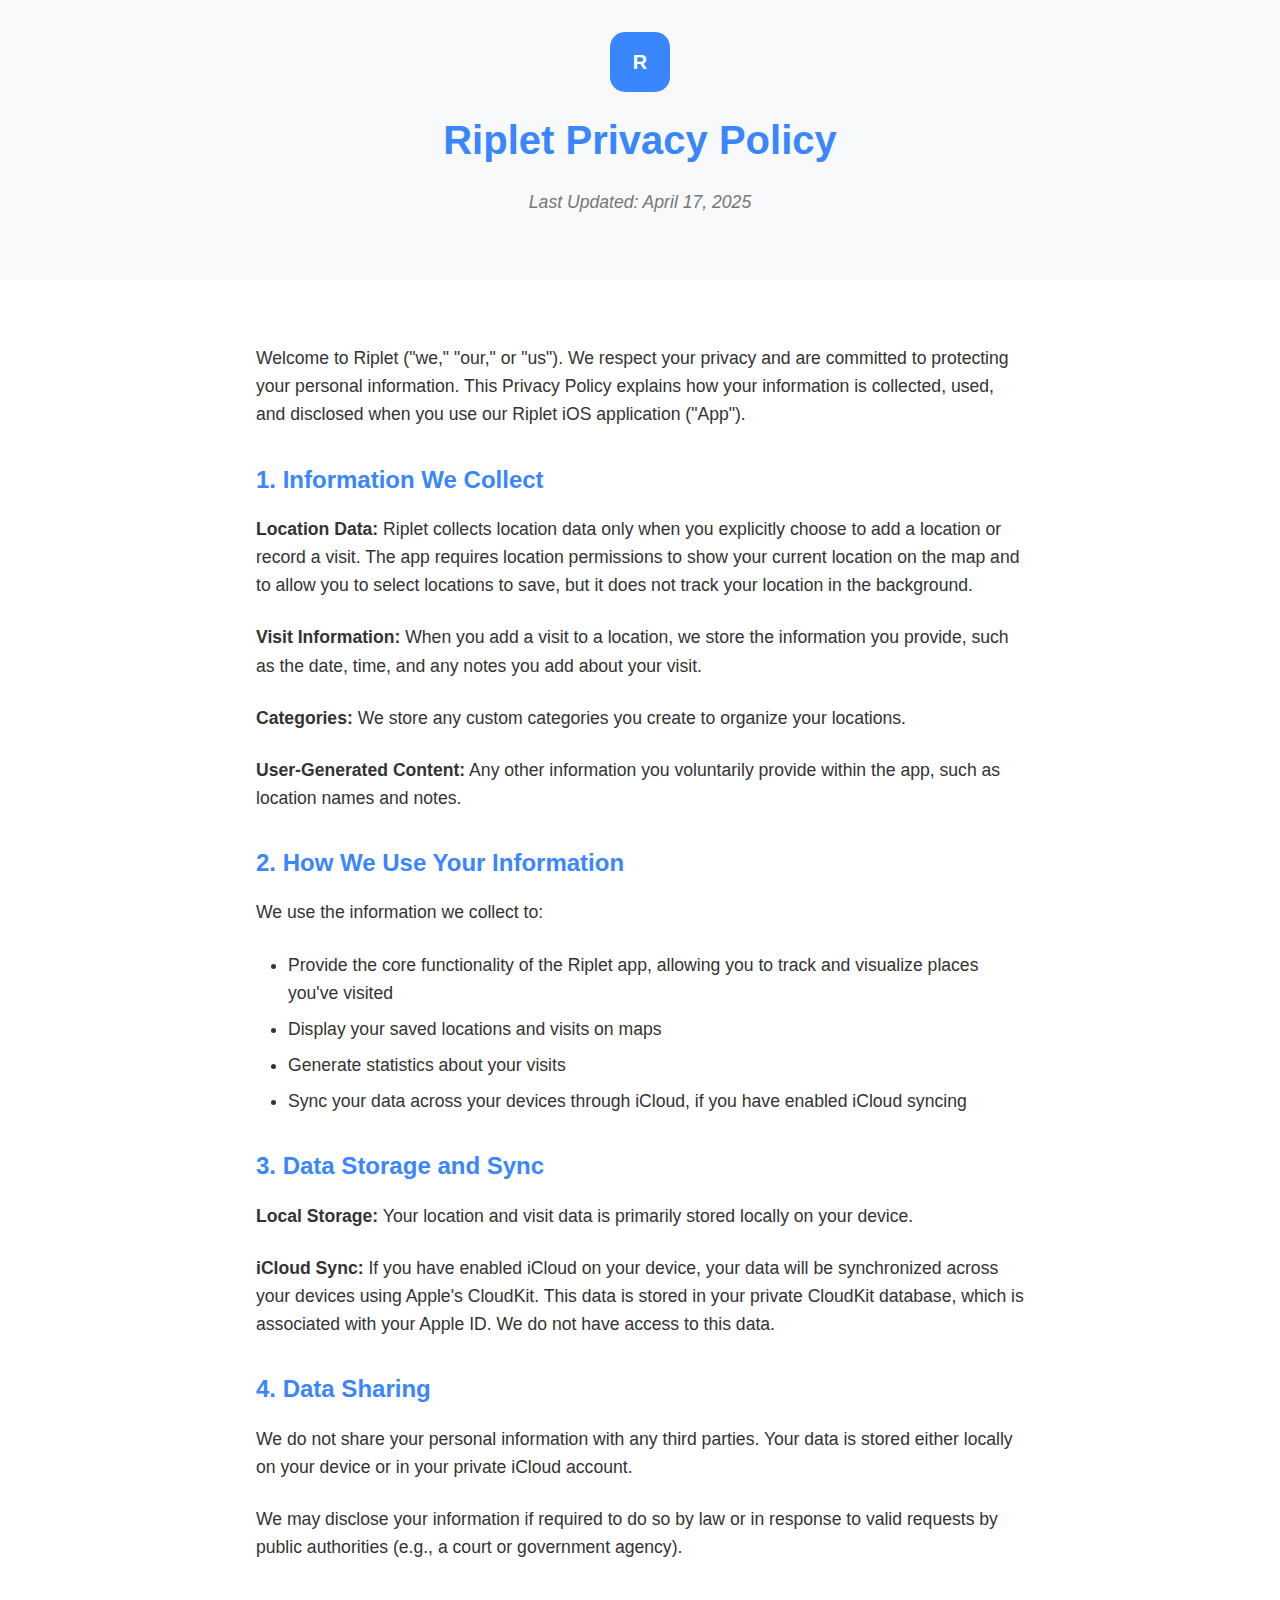
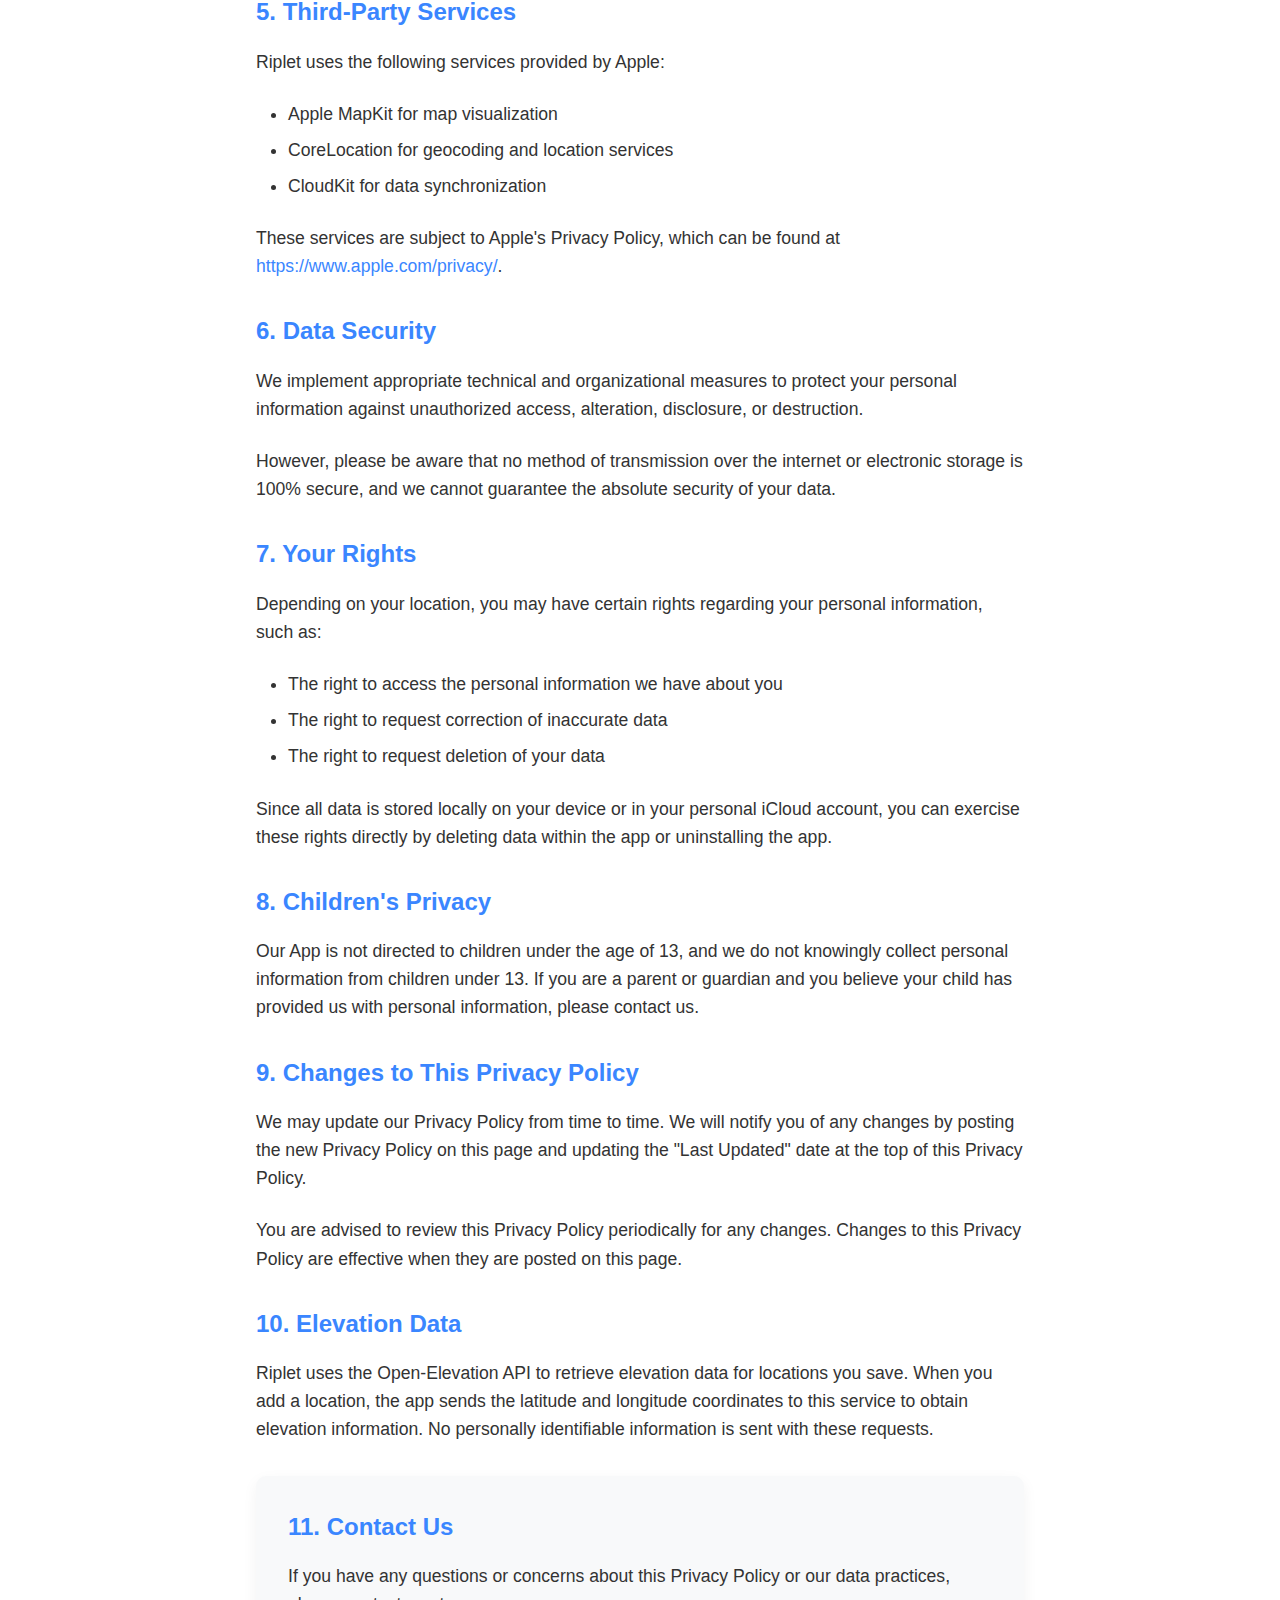
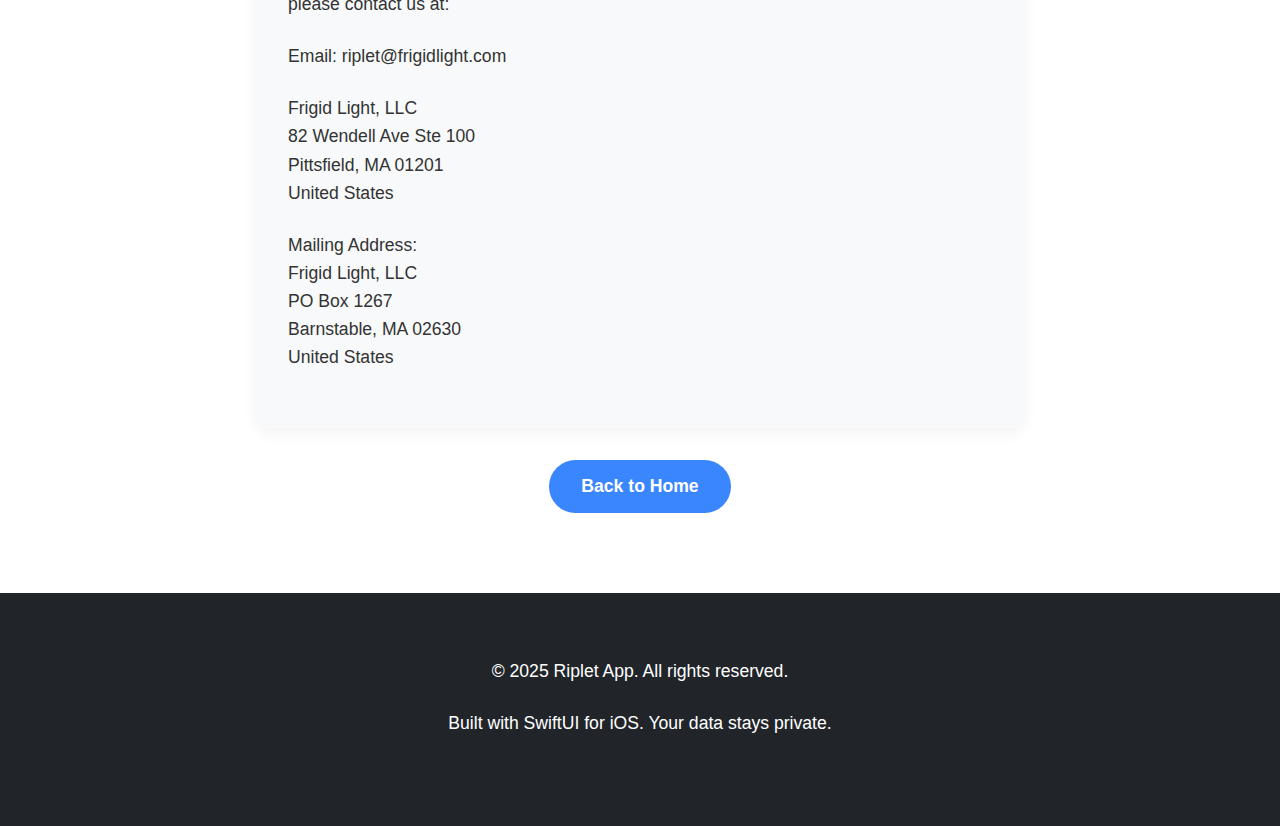
<file: updated-privacy-policy.html>
<!DOCTYPE html>
<html lang="en">
<head>
    <meta charset="UTF-8">
    <meta name="viewport" content="width=device-width, initial-scale=1.0">
    <title>Riplet - Privacy Policy</title>
    <style>
        :root {
            --primary-color: #3a86ff;
            --secondary-color: #8338ec;
            --accent-color: #ff006e;
            --text-color: #333333;
            --light-bg: #f8f9fa;
            --dark-bg: #212529;
            --section-spacing: 100px;
        }
        
        * {
            margin: 0;
            padding: 0;
            box-sizing: border-box;
            font-family: -apple-system, BlinkMacSystemFont, 'Segoe UI', Roboto, Oxygen, Ubuntu, Cantarell, 'Open Sans', 'Helvetica Neue', sans-serif;
        }
        
        body {
            color: var(--text-color);
            line-height: 1.6;
        }
        
        .container {
            width: 90%;
            max-width: 800px;
            margin: 0 auto;
            padding: 2rem 1rem;
        }
        
        header {
            background-color: var(--light-bg);
            padding: 2rem 0;
            text-align: center;
            margin-bottom: 2rem;
        }
        
        .logo {
            width: 60px;
            height: 60px;
            background-color: var(--primary-color);
            border-radius: 15px;
            display: flex;
            align-items: center;
            justify-content: center;
            margin: 0 auto 1rem auto;
            color: white;
            font-weight: bold;
            font-size: 1.25rem;
        }
        
        h1 {
            font-size: 2.5rem;
            margin-bottom: 1rem;
            color: var(--primary-color);
            text-align: center;
        }
        
        h2 {
            font-size: 1.5rem;
            margin: 2rem 0 1rem 0;
            color: var(--primary-color);
        }
        
        p {
            margin-bottom: 1.5rem;
            font-size: 1.1rem;
        }
        
        .last-updated {
            color: #777;
            font-style: italic;
            margin-bottom: 2rem;
            text-align: center;
        }
        
        ul {
            margin-left: 2rem;
            margin-bottom: 1.5rem;
        }
        
        li {
            margin-bottom: 0.5rem;
            font-size: 1.1rem;
        }
        
        a {
            color: var(--primary-color);
            text-decoration: none;
        }
        
        a:hover {
            text-decoration: underline;
        }
        
        .contact {
            background-color: var(--light-bg);
            padding: 2rem;
            border-radius: 10px;
            margin-top: 2rem;
            box-shadow: 0 5px 15px rgba(0, 0, 0, 0.05);
        }
        
        .contact h2 {
            margin-top: 0;
        }
        
        footer {
            background-color: var(--dark-bg);
            color: white;
            padding: 2rem 0;
            text-align: center;
            margin-top: 3rem;
        }
        
        footer a {
            color: var(--primary-color);
        }
        
        .back-button {
            display: inline-block;
            background-color: var(--primary-color);
            color: white;
            padding: 0.8rem 2rem;
            border-radius: 30px;
            text-decoration: none;
            font-weight: bold;
            font-size: 1.1rem;
            margin-top: 2rem;
        }
        
        @media (max-width: 768px) {
            h1 {
                font-size: 2rem;
            }
            
            h2 {
                font-size: 1.3rem;
            }
            
            .container {
                width: 95%;
                padding: 1rem;
            }
            
            .contact {
                padding: 1.5rem;
            }
        }
    </style>
</head>
<body>
    <header>
        <div class="logo">R</div>
        <h1>Riplet Privacy Policy</h1>
        <p class="last-updated">Last Updated: April 17, 2025</p>
    </header>
    
    <div class="container">
        <p>Welcome to Riplet ("we," "our," or "us"). We respect your privacy and are committed to protecting your personal information. This Privacy Policy explains how your information is collected, used, and disclosed when you use our Riplet iOS application ("App").</p>
        
        <h2>1. Information We Collect</h2>
        
        <p><strong>Location Data:</strong> Riplet collects location data only when you explicitly choose to add a location or record a visit. The app requires location permissions to show your current location on the map and to allow you to select locations to save, but it does not track your location in the background.</p>
        
        <p><strong>Visit Information:</strong> When you add a visit to a location, we store the information you provide, such as the date, time, and any notes you add about your visit.</p>
        
        <p><strong>Categories:</strong> We store any custom categories you create to organize your locations.</p>
        
        <p><strong>User-Generated Content:</strong> Any other information you voluntarily provide within the app, such as location names and notes.</p>
        
        <h2>2. How We Use Your Information</h2>
        
        <p>We use the information we collect to:</p>
        <ul>
            <li>Provide the core functionality of the Riplet app, allowing you to track and visualize places you've visited</li>
            <li>Display your saved locations and visits on maps</li>
            <li>Generate statistics about your visits</li>
            <li>Sync your data across your devices through iCloud, if you have enabled iCloud syncing</li>
        </ul>
        
        <h2>3. Data Storage and Sync</h2>
        
        <p><strong>Local Storage:</strong> Your location and visit data is primarily stored locally on your device.</p>
        
        <p><strong>iCloud Sync:</strong> If you have enabled iCloud on your device, your data will be synchronized across your devices using Apple's CloudKit. This data is stored in your private CloudKit database, which is associated with your Apple ID. We do not have access to this data.</p>
        
        <h2>4. Data Sharing</h2>
        
        <p>We do not share your personal information with any third parties. Your data is stored either locally on your device or in your private iCloud account.</p>
        
        <p>We may disclose your information if required to do so by law or in response to valid requests by public authorities (e.g., a court or government agency).</p>
        
        <h2>5. Third-Party Services</h2>
        
        <p>Riplet uses the following services provided by Apple:</p>
        <ul>
            <li>Apple MapKit for map visualization</li>
            <li>CoreLocation for geocoding and location services</li>
            <li>CloudKit for data synchronization</li>
        </ul>
        
        <p>These services are subject to Apple's Privacy Policy, which can be found at <a href="https://www.apple.com/privacy/" target="_blank">https://www.apple.com/privacy/</a>.</p>
        
        <h2>6. Data Security</h2>
        
        <p>We implement appropriate technical and organizational measures to protect your personal information against unauthorized access, alteration, disclosure, or destruction.</p>
        
        <p>However, please be aware that no method of transmission over the internet or electronic storage is 100% secure, and we cannot guarantee the absolute security of your data.</p>
        
        <h2>7. Your Rights</h2>
        
        <p>Depending on your location, you may have certain rights regarding your personal information, such as:</p>
        <ul>
            <li>The right to access the personal information we have about you</li>
            <li>The right to request correction of inaccurate data</li>
            <li>The right to request deletion of your data</li>
        </ul>
        
        <p>Since all data is stored locally on your device or in your personal iCloud account, you can exercise these rights directly by deleting data within the app or uninstalling the app.</p>
        
        <h2>8. Children's Privacy</h2>
        
        <p>Our App is not directed to children under the age of 13, and we do not knowingly collect personal information from children under 13. If you are a parent or guardian and you believe your child has provided us with personal information, please contact us.</p>
        
        <h2>9. Changes to This Privacy Policy</h2>
        
        <p>We may update our Privacy Policy from time to time. We will notify you of any changes by posting the new Privacy Policy on this page and updating the "Last Updated" date at the top of this Privacy Policy.</p>
        
        <p>You are advised to review this Privacy Policy periodically for any changes. Changes to this Privacy Policy are effective when they are posted on this page.</p>
        
        <h2>10. Elevation Data</h2>
        
        <p>Riplet uses the Open-Elevation API to retrieve elevation data for locations you save. When you add a location, the app sends the latitude and longitude coordinates to this service to obtain elevation information. No personally identifiable information is sent with these requests.</p>
        
        <div class="contact">
            <h2>11. Contact Us</h2>
            <p>If you have any questions or concerns about this Privacy Policy or our data practices, please contact us at:</p>
            <p>Email: riplet@frigidlight.com</p>
            <p>Frigid Light, LLC<br>
            82 Wendell Ave Ste 100<br>
            Pittsfield, MA 01201<br>
            United States</p>
            <p>Mailing Address:<br>
            Frigid Light, LLC<br>
            PO Box 1267<br>
            Barnstable, MA 02630<br>
            United States</p>
        </div>
        
        <div style="text-align: center;">
            <a href="index.html" class="back-button">Back to Home</a>
        </div>
    </div>
    
    <footer>
        <div class="container">
            <p>&copy; 2025 Riplet App. All rights reserved.</p>
            <p>Built with SwiftUI for iOS. Your data stays private.</p>
        </div>
    </footer>
</body>
</html>
</file>
<file: style.css>
/* ============================================================
   CSS Variables
   ============================================================ */
:root {
    --primary-color: #3a86ff;
    --secondary-color: #8338ec;
    --accent-color: #ff006e;
    --text-color: #333333;
    --light-bg: #f8f9fa;
    --dark-bg: #212529;
    --section-spacing: 100px;
}

/* ============================================================
   Reset & Base
   ============================================================ */
* {
    margin: 0;
    padding: 0;
    box-sizing: border-box;
    font-family: -apple-system, BlinkMacSystemFont, 'Segoe UI', Roboto, Oxygen, Ubuntu, Cantarell, 'Open Sans', 'Helvetica Neue', sans-serif;
}

body {
    color: var(--text-color);
    line-height: 1.6;
}

/* ============================================================
   Layout
   ============================================================ */
.container {
    width: 90%;
    max-width: 800px;
    margin: 0 auto;
    padding: 2rem 1rem;
}

/* ============================================================
   Navigation
   ============================================================ */
.site-nav {
    background-color: var(--dark-bg);
    padding: 0.75rem 0;
}

.site-nav .container {
    display: flex;
    justify-content: space-between;
    align-items: center;
    max-width: 1200px;
    padding: 0 1rem;
}

.nav-brand {
    color: white;
    font-weight: bold;
    font-size: 1.1rem;
    text-decoration: none;
}

.nav-link {
    color: var(--primary-color);
    text-decoration: none;
    font-size: 0.95rem;
}

.nav-link:hover {
    text-decoration: underline;
}

/* ============================================================
   Header
   ============================================================ */
header {
    background-color: var(--light-bg);
    padding: 2rem 0;
    text-align: center;
    margin-bottom: 2rem;
}

.app-icon-logo {
    width: 60px;
    height: 60px;
    display: block;
    margin: 0 auto 1rem auto;
    filter: drop-shadow(0 4px 8px rgba(0, 0, 0, 0.15));
}

/* ============================================================
   Typography
   ============================================================ */
h1 {
    font-size: 2.5rem;
    margin-bottom: 1rem;
    color: var(--primary-color);
    text-align: center;
}

h2 {
    font-size: 1.5rem;
    margin: 2rem 0 1rem 0;
    color: var(--primary-color);
}

p {
    margin-bottom: 1.5rem;
    font-size: 1.1rem;
}

ul {
    margin-left: 2rem;
    margin-bottom: 1.5rem;
}

li {
    margin-bottom: 0.5rem;
    font-size: 1.1rem;
}

a {
    color: var(--primary-color);
    text-decoration: none;
}

a:hover {
    text-decoration: underline;
}

.last-updated {
    color: #777;
    font-style: italic;
    margin-bottom: 2rem;
    text-align: center;
}

/* ============================================================
   Footer
   ============================================================ */
footer {
    background-color: var(--dark-bg);
    color: white;
    padding: 2rem 0;
    text-align: center;
    margin-top: 3rem;
}

footer a {
    color: var(--primary-color);
}

.footer-links {
    margin-top: 1rem;
}

.footer-links a {
    margin: 0 0.5rem;
}

/* ============================================================
   Shared Components
   ============================================================ */
.contact {
    background-color: var(--light-bg);
    padding: 2rem;
    border-radius: 10px;
    margin-top: 2rem;
    box-shadow: 0 5px 15px rgba(0, 0, 0, 0.05);
}

.contact h2 {
    margin-top: 0;
}

.back-button {
    display: inline-block;
    background-color: var(--primary-color);
    color: white;
    padding: 0.8rem 2rem;
    border-radius: 30px;
    text-decoration: none;
    font-weight: bold;
    font-size: 1.1rem;
    margin-top: 2rem;
}

/* ============================================================
   Support Form
   ============================================================ */
.contact-card {
    background-color: var(--light-bg);
    padding: 2rem;
    border-radius: 10px;
    margin-top: 2rem;
    box-shadow: 0 5px 15px rgba(0, 0, 0, 0.05);
}

.form-field {
    margin-bottom: 1.25rem;
}

.form-field label {
    display: block;
    font-weight: bold;
    margin-bottom: 0.4rem;
    font-size: 1rem;
    color: var(--text-color);
}

.form-field input[type="email"],
.form-field textarea {
    width: 100%;
    padding: 0.7rem 1rem;
    border: 1px solid #ddd;
    border-radius: 6px;
    font-size: 1rem;
    font-family: inherit;
    outline: none;
    transition: border-color 0.2s;
}

.form-field input[type="email"]:focus,
.form-field textarea:focus {
    border-color: var(--primary-color);
}

.form-field textarea {
    min-height: 140px;
    resize: vertical;
}

.submit-button {
    display: inline-block;
    background-color: var(--primary-color);
    color: white;
    padding: 0.8rem 2rem;
    border-radius: 30px;
    border: none;
    font-weight: bold;
    font-size: 1.1rem;
    cursor: pointer;
    margin-top: 0.5rem;
    text-decoration: none;
}

.submit-button:hover {
    opacity: 0.9;
}

/* ============================================================
   Home Page Overrides (index.html uses <body class="home">)
   ============================================================ */
body.home .container {
    max-width: 1200px;
    padding: 0 1rem;
}

body.home header {
    padding: 4rem 0;
    margin-bottom: 0;
}

body.home .app-icon-logo {
    margin: 0 0 1rem 0;
}

body.home h1 {
    text-align: left;
}

body.home h2 {
    font-size: 2rem;
    margin: 0 0 2rem 0;
    text-align: center;
}

body.home footer {
    padding: 3rem 0;
    margin-top: 0;
}

/* Header layout */
.header-content {
    display: flex;
    align-items: center;
    justify-content: space-between;
    gap: 2rem;
}

.header-text {
    flex: 1;
    text-align: left;
    min-width: 300px;
}

.header-image {
    flex: 1;
    display: flex;
    justify-content: center;
    align-items: center;
    min-width: 300px;
}

/* iPhone mockup */
.iphone-mockup {
    position: relative;
    width: 300px;
    height: 600px;
    background-color: #1a1a1a;
    border-radius: 40px;
    padding: 14px;
    box-shadow: 0 25px 50px -12px rgba(0, 0, 0, 0.25);
    border: 1px solid #2a2a2a;
    overflow: hidden;
}

.iphone-screen {
    width: 100%;
    height: 100%;
    object-fit: cover;
    border-radius: 30px;
    overflow: hidden;
}

/* Sections */
section {
    padding: 5rem 0;
}

section:nth-child(even) {
    background-color: var(--light-bg);
}

/* CTA & signup */
.tagline {
    font-size: 1.2rem;
    margin-bottom: 2rem;
}

.cta-button {
    display: inline-block;
    background-color: var(--primary-color);
    color: white;
    padding: 0.8rem 2rem;
    border-radius: 30px;
    text-decoration: none;
    font-weight: bold;
    font-size: 1.1rem;
    margin-top: 1rem;
}

.app-store-badge-link {
    display: inline-block;
    margin-top: 1rem;
    text-decoration: none;
}

.app-store-badge {
    height: 48px;
    width: auto;
    display: block;
}

.signup-form {
    margin-top: 1.5rem;
    max-width: 400px;
}

.signup-text {
    font-size: 0.9rem;
    margin-bottom: 0.5rem;
    color: var(--text-color);
    opacity: 0.8;
}

.form-group {
    display: flex;
    margin-top: 0.5rem;
}

.email-input {
    flex-grow: 1;
    padding: 0.6rem 1rem;
    border: 1px solid #ddd;
    border-radius: 4px 0 0 4px;
    font-size: 0.9rem;
    outline: none;
}

.email-input:focus {
    border-color: var(--primary-color);
}

.subscribe-button {
    background-color: var(--primary-color);
    color: white;
    border: none;
    padding: 0.6rem 1rem;
    border-radius: 0 4px 4px 0;
    font-size: 0.9rem;
    cursor: pointer;
    font-weight: bold;
}

/* Feature grid */
.feature-grid {
    display: grid;
    grid-template-columns: repeat(auto-fit, minmax(300px, 1fr));
    gap: 2rem;
    margin-top: 3rem;
}

.feature-card {
    background-color: white;
    border-radius: 10px;
    padding: 2rem;
    box-shadow: 0 5px 15px rgba(0, 0, 0, 0.05);
}

.feature-icon {
    font-size: 2.5rem;
    margin-bottom: 1rem;
    color: var(--primary-color);
}

.feature-title {
    font-size: 1.3rem;
    margin-bottom: 1rem;
    color: var(--primary-color);
}

/* Split sections */
.split-section {
    display: flex;
    align-items: center;
    flex-wrap: wrap;
    gap: 2rem;
}

.split-section > div {
    flex: 1;
    min-width: 300px;
}

.app-screenshot {
    width: 100%;
    max-width: 500px;
    border-radius: 10px;
    box-shadow: 0 10px 30px rgba(0, 0, 0, 0.1);
}

.privacy-icon {
    font-size: 3rem;
    color: var(--primary-color);
    margin-bottom: 1rem;
}

/* ============================================================
   Responsive
   ============================================================ */
@media (max-width: 768px) {
    h1 {
        font-size: 2rem;
    }

    h2 {
        font-size: 1.3rem;
    }

    .container {
        width: 95%;
        padding: 1rem;
    }

    .contact {
        padding: 1.5rem;
    }

    .contact-card {
        padding: 1.5rem;
    }

    body.home h2 {
        font-size: 1.7rem;
    }

    .split-section {
        flex-direction: column;
    }

    section {
        padding: 3rem 0;
    }

    .header-content {
        flex-direction: column;
    }

    .header-text {
        text-align: center;
        padding: 0 1rem;
    }

    body.home .app-icon-logo {
        margin: 0 auto 1rem auto;
    }

    .signup-form {
        margin: 1.5rem auto 0 auto;
    }
}
</file>
